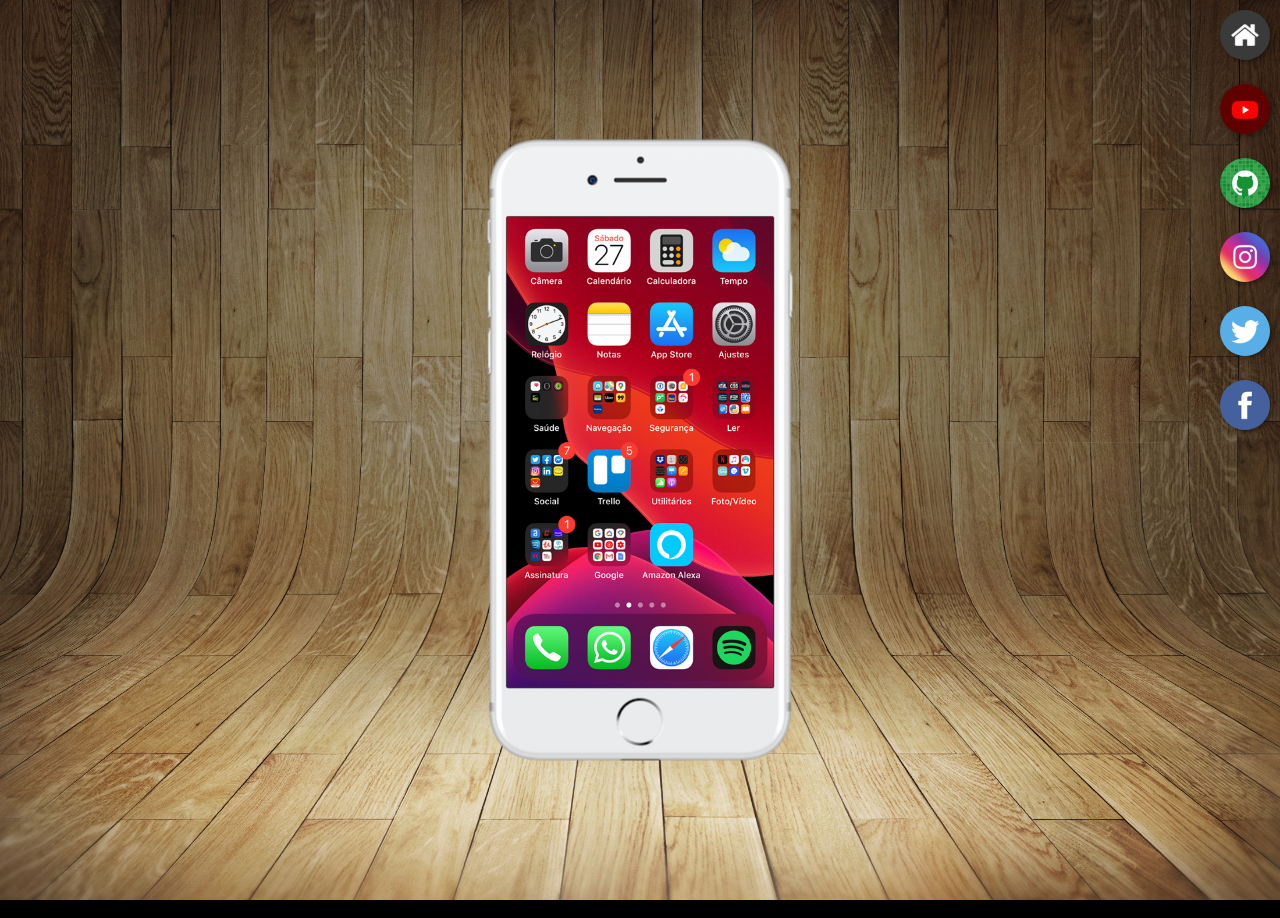
<file: index.html>
<!DOCTYPE html>
<html lang="pt-br">
<head>
    <meta charset="UTF-8">
    <meta http-equiv="X-UA-Compatible" content="IE=edge">
    <meta name="viewport" content="width=device-width, initial-scale=1.0">
    <link rel="stylesheet" href="estilos/style.css">
    <title>Projeto Redes Sociais</title>
</head>
<body>
    <main>
        <section id="telefone">
            <iframe src="home.html"  name="tela" id="tela" frameborder="0">
                seu navegador não é compativel com isso
            </iframe>
        </section>
        <section id="redes-sociais">
            <a href="home.html" target="tela"> <img src="imagens/logo-home.jpg" alt="home"></a><br> 
            <a href="youtube.html" target="tela"> <img src="imagens/logo-youtube.jpg" alt="youtube"></a><br>
            <a href="github.html" target="tela"> <img src="imagens/logo-github.jpg" alt="Github"></a><br>
            <a href="instagram.html" target="tela"> <img src="imagens/logo-instagram.jpg" alt="instagram"></a><br>
            <a href="twitter.html" target="tela"> <img src="imagens/logo-twitter.jpg" alt="twitter"></a><br>
            <a href="facebook.html" target="tela"> <img src="imagens/logo-facebook.jpg" alt="Facebook"></a>


        </section>
    </main>
</body>
</html><br>
</file>
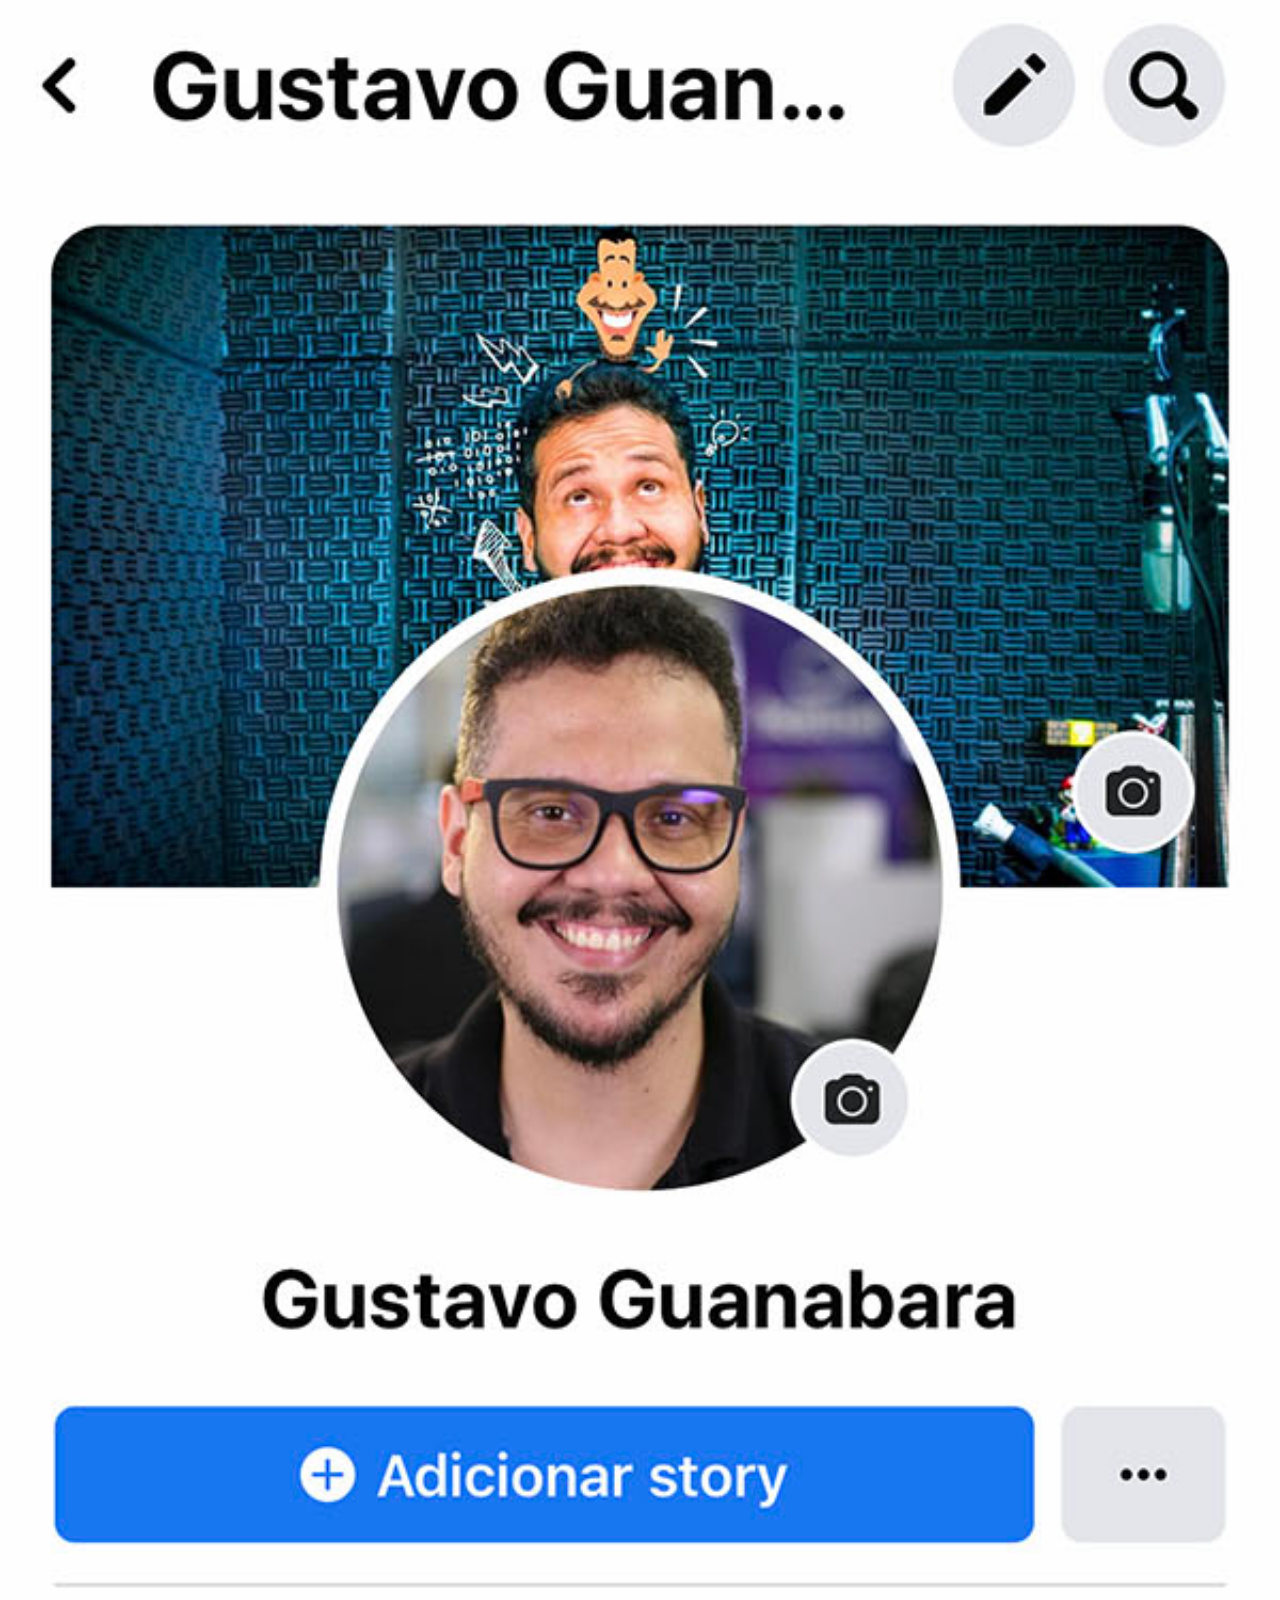
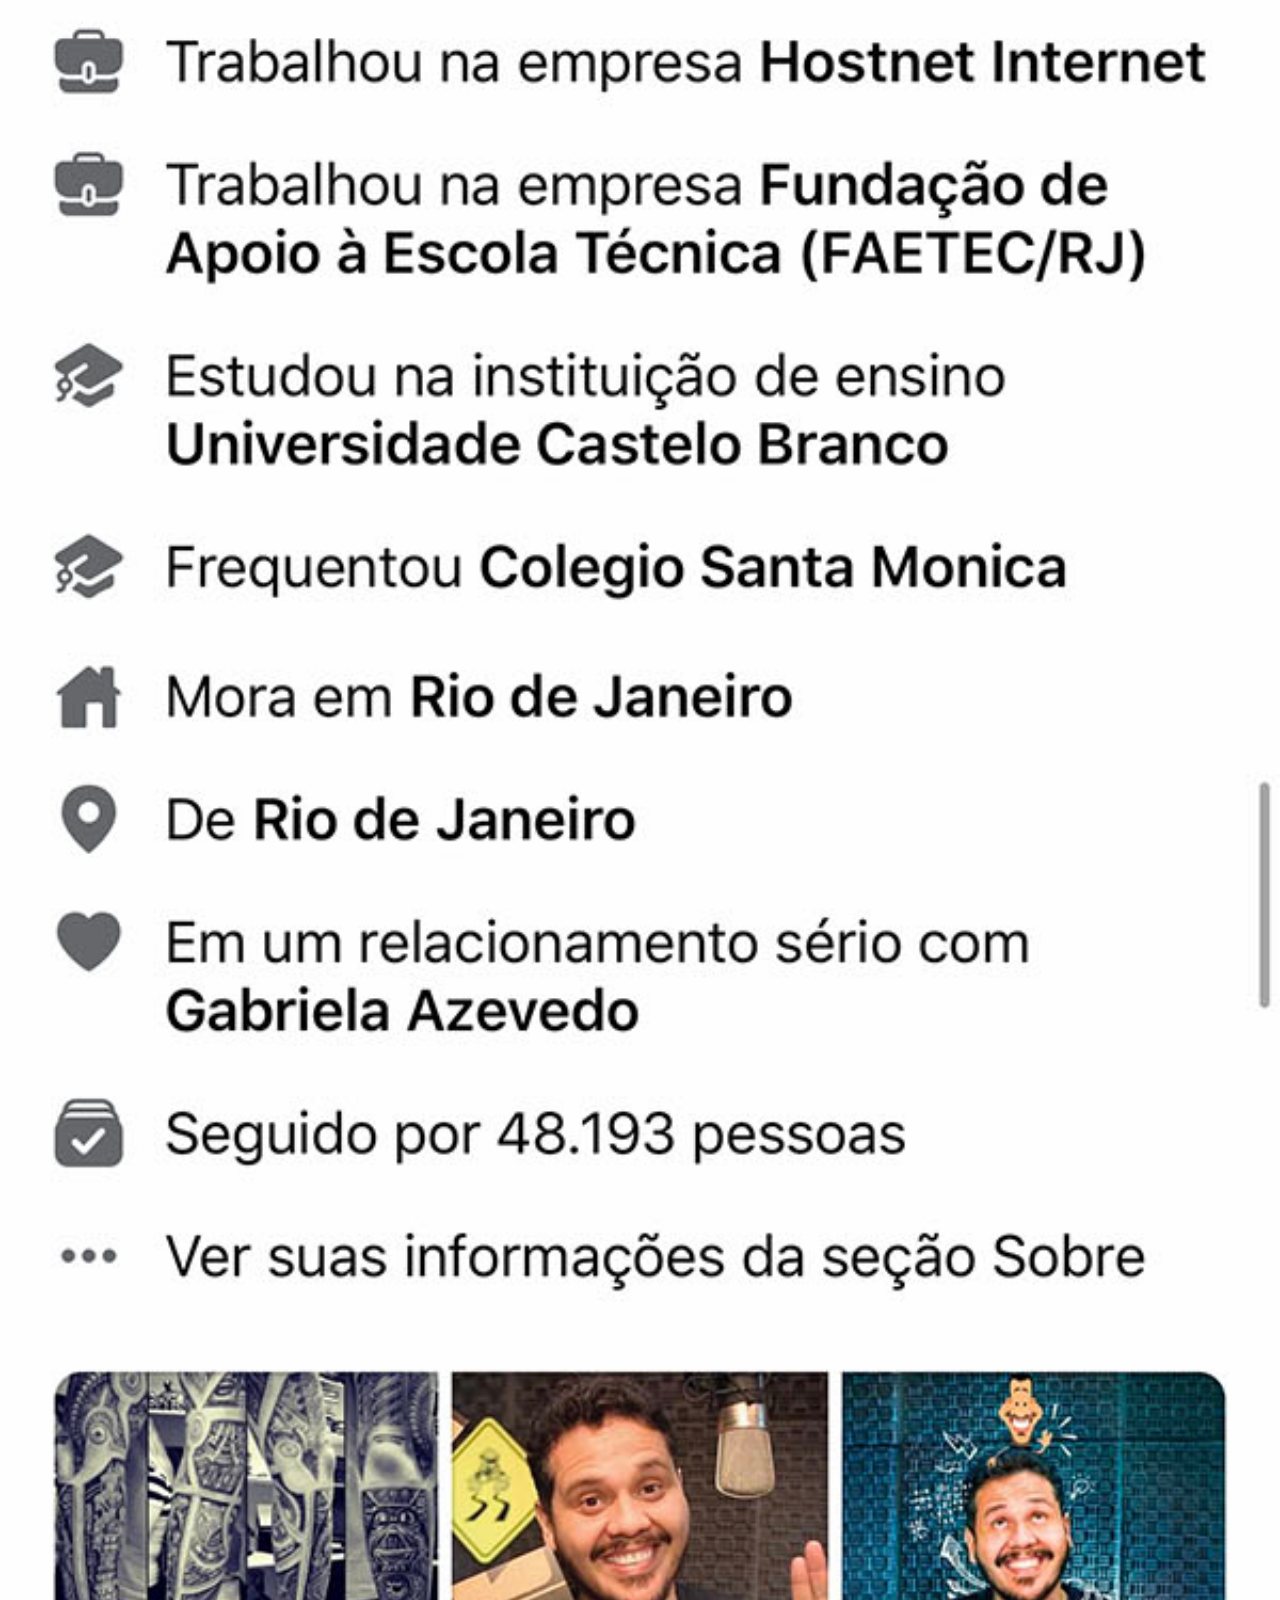
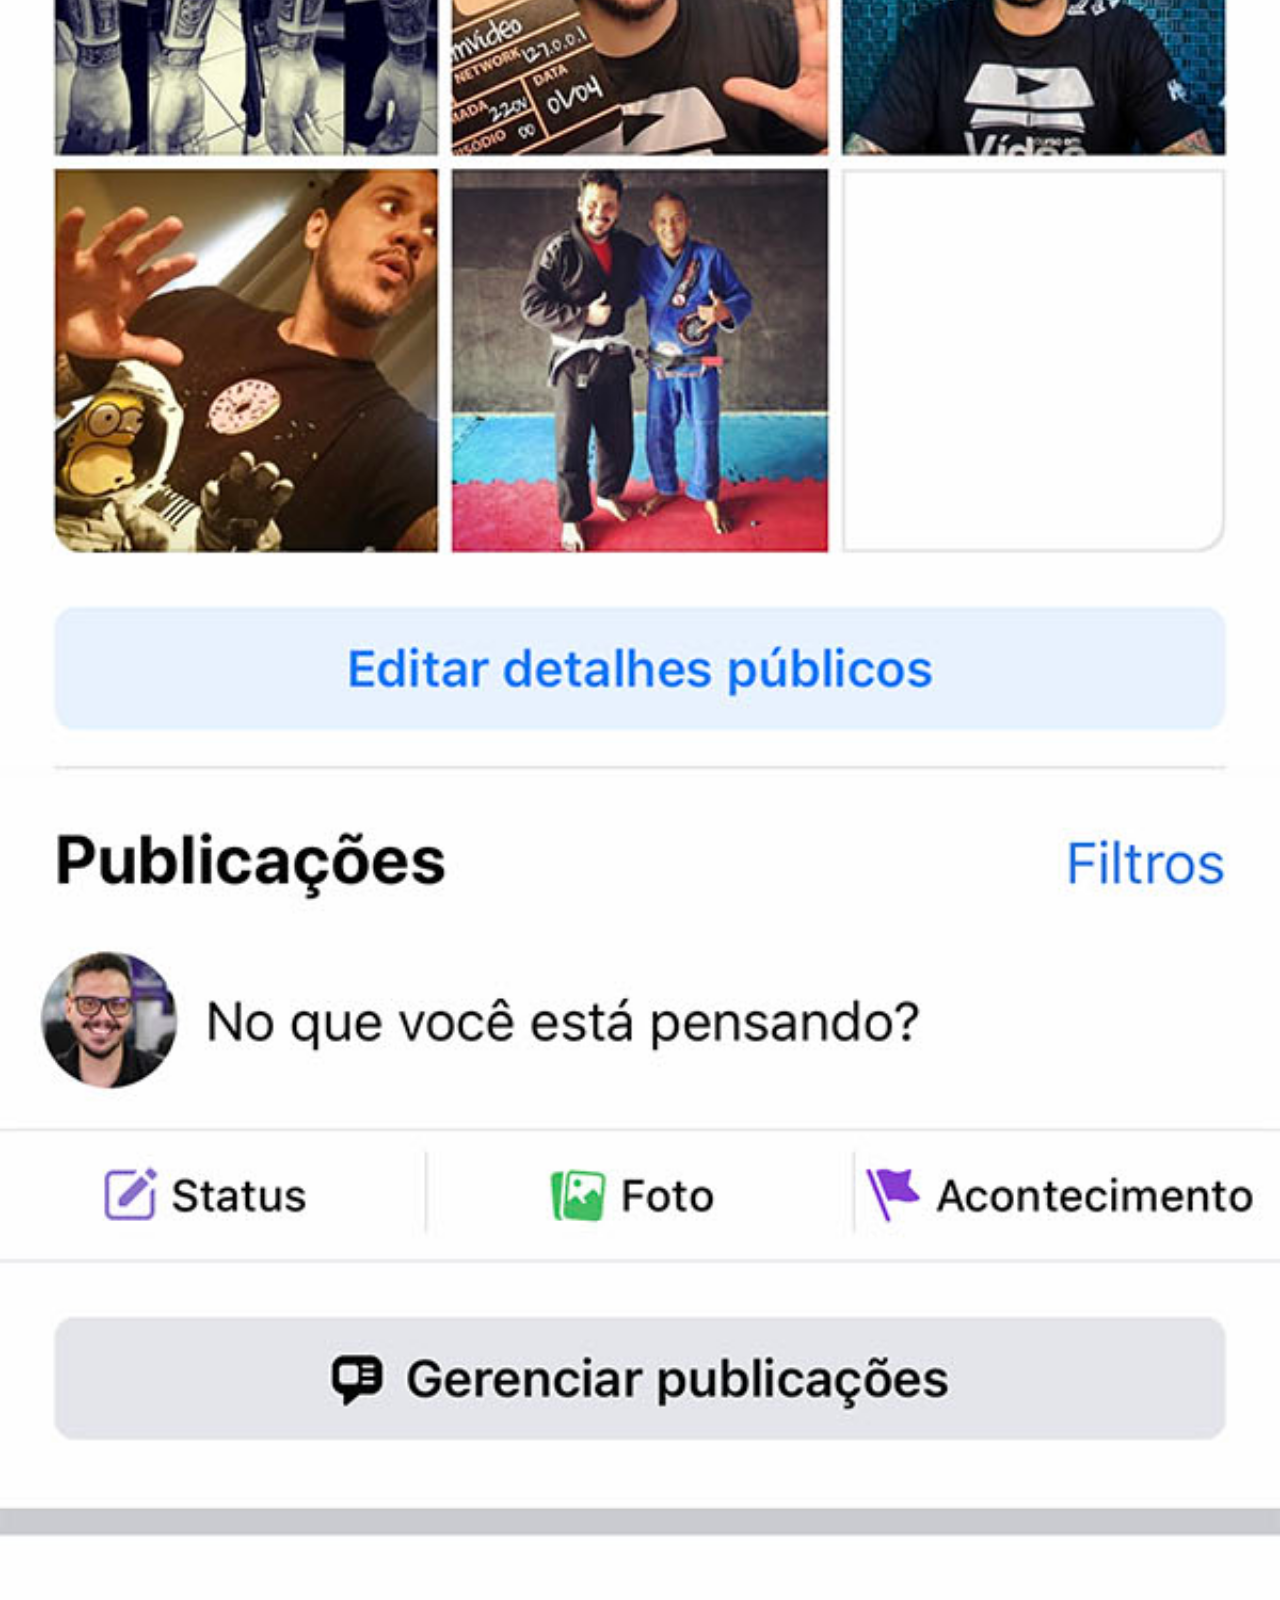
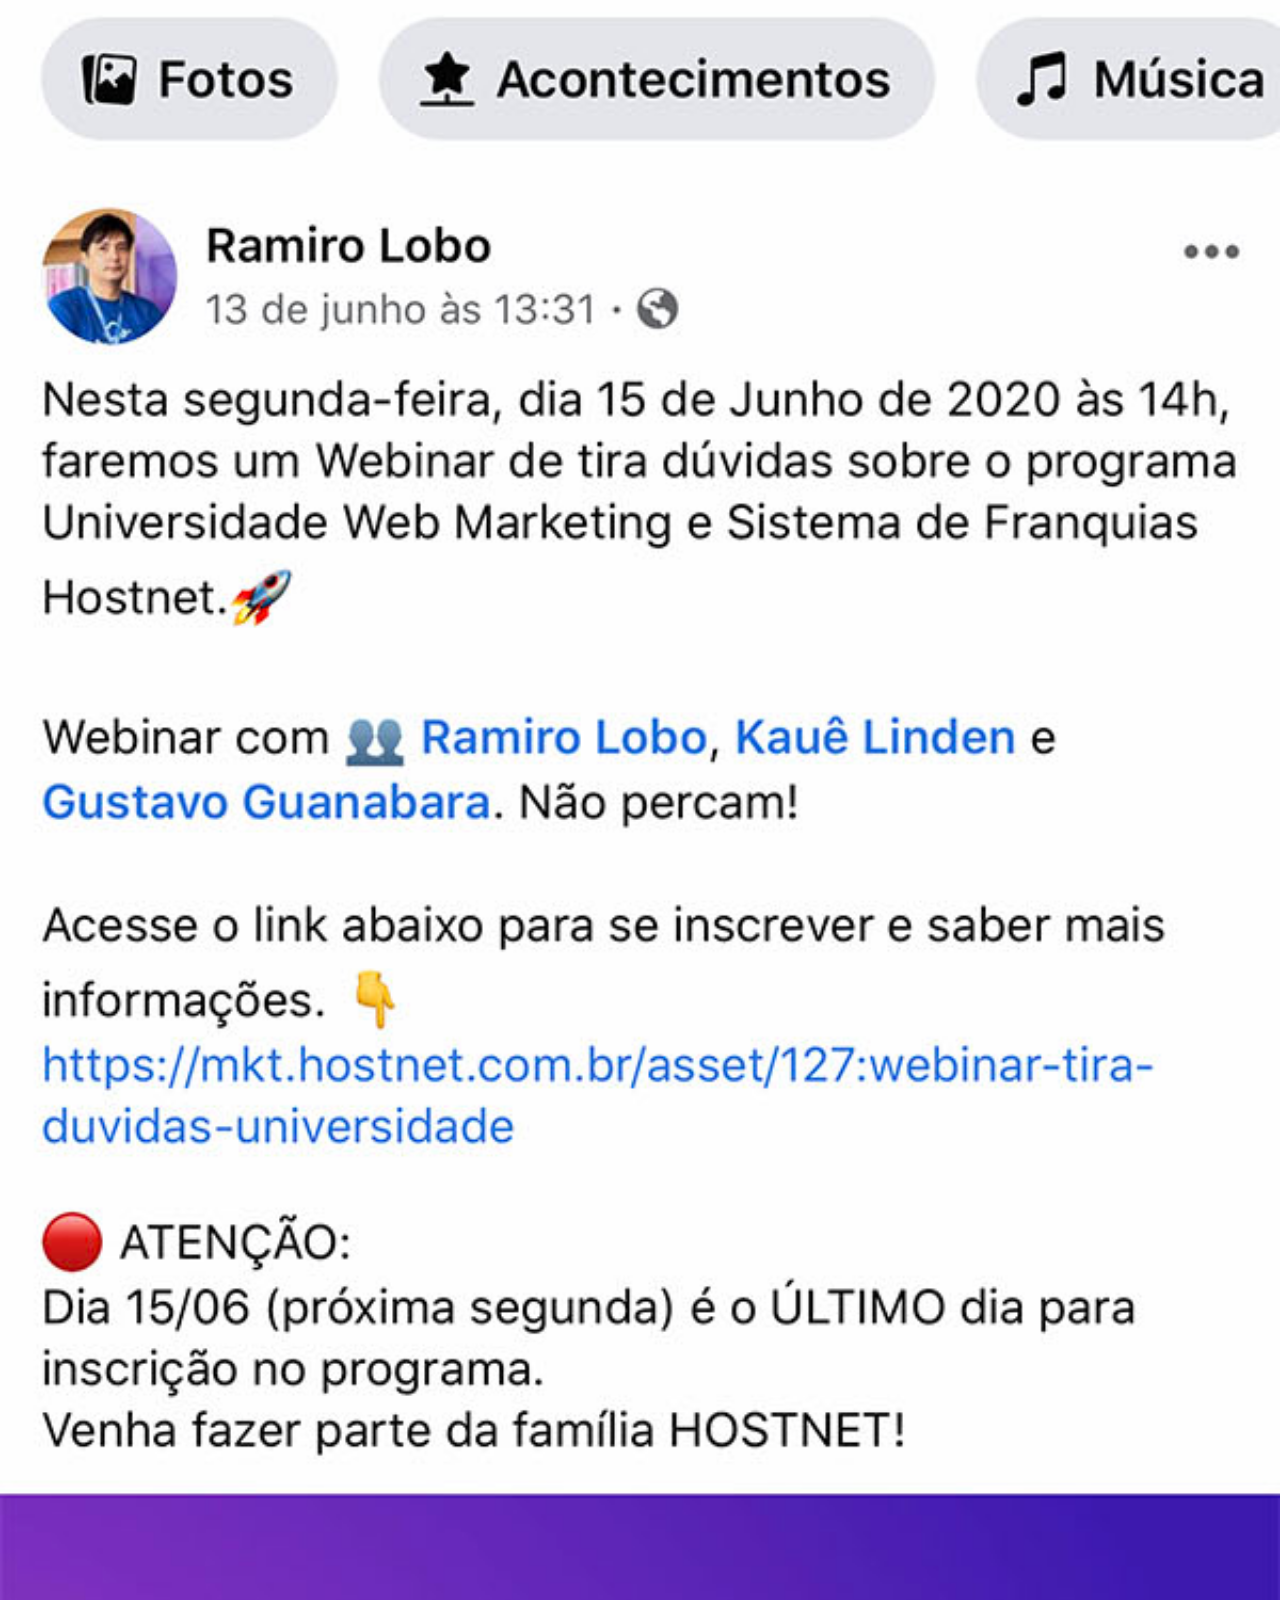
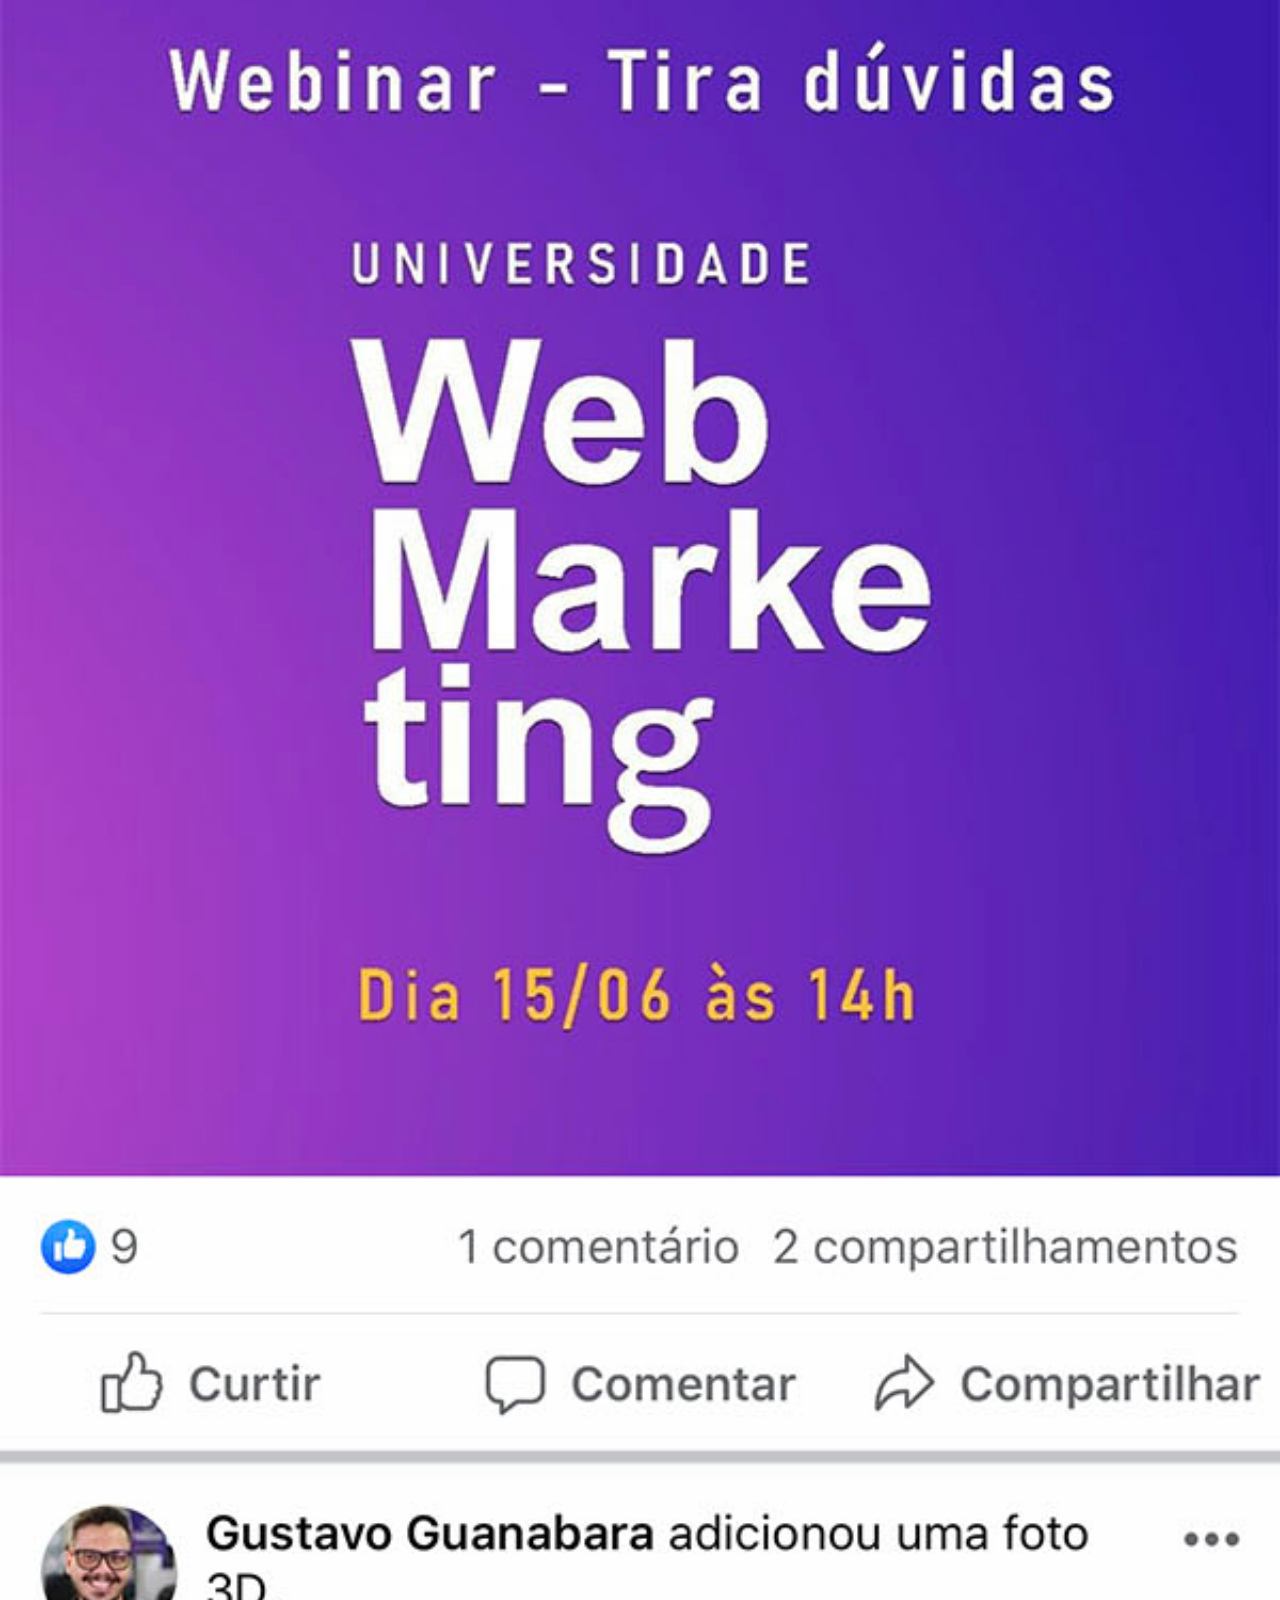
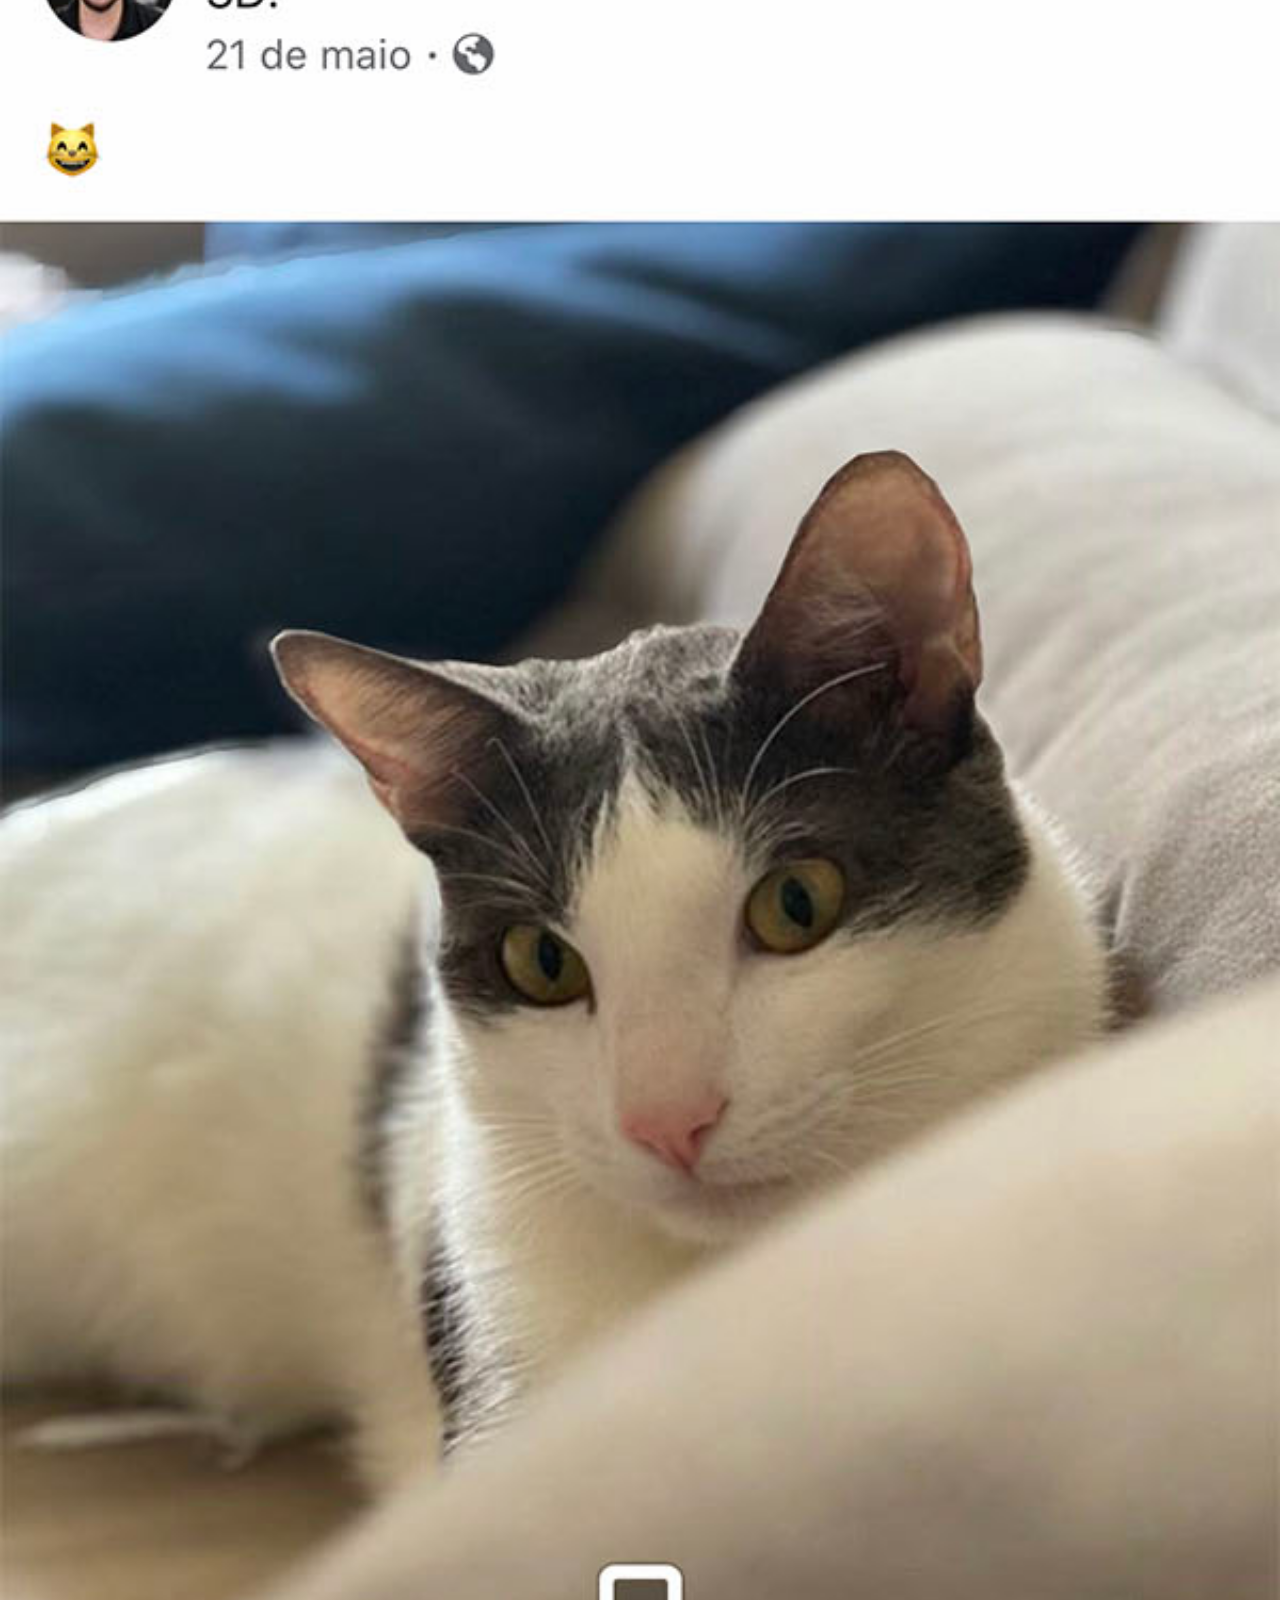
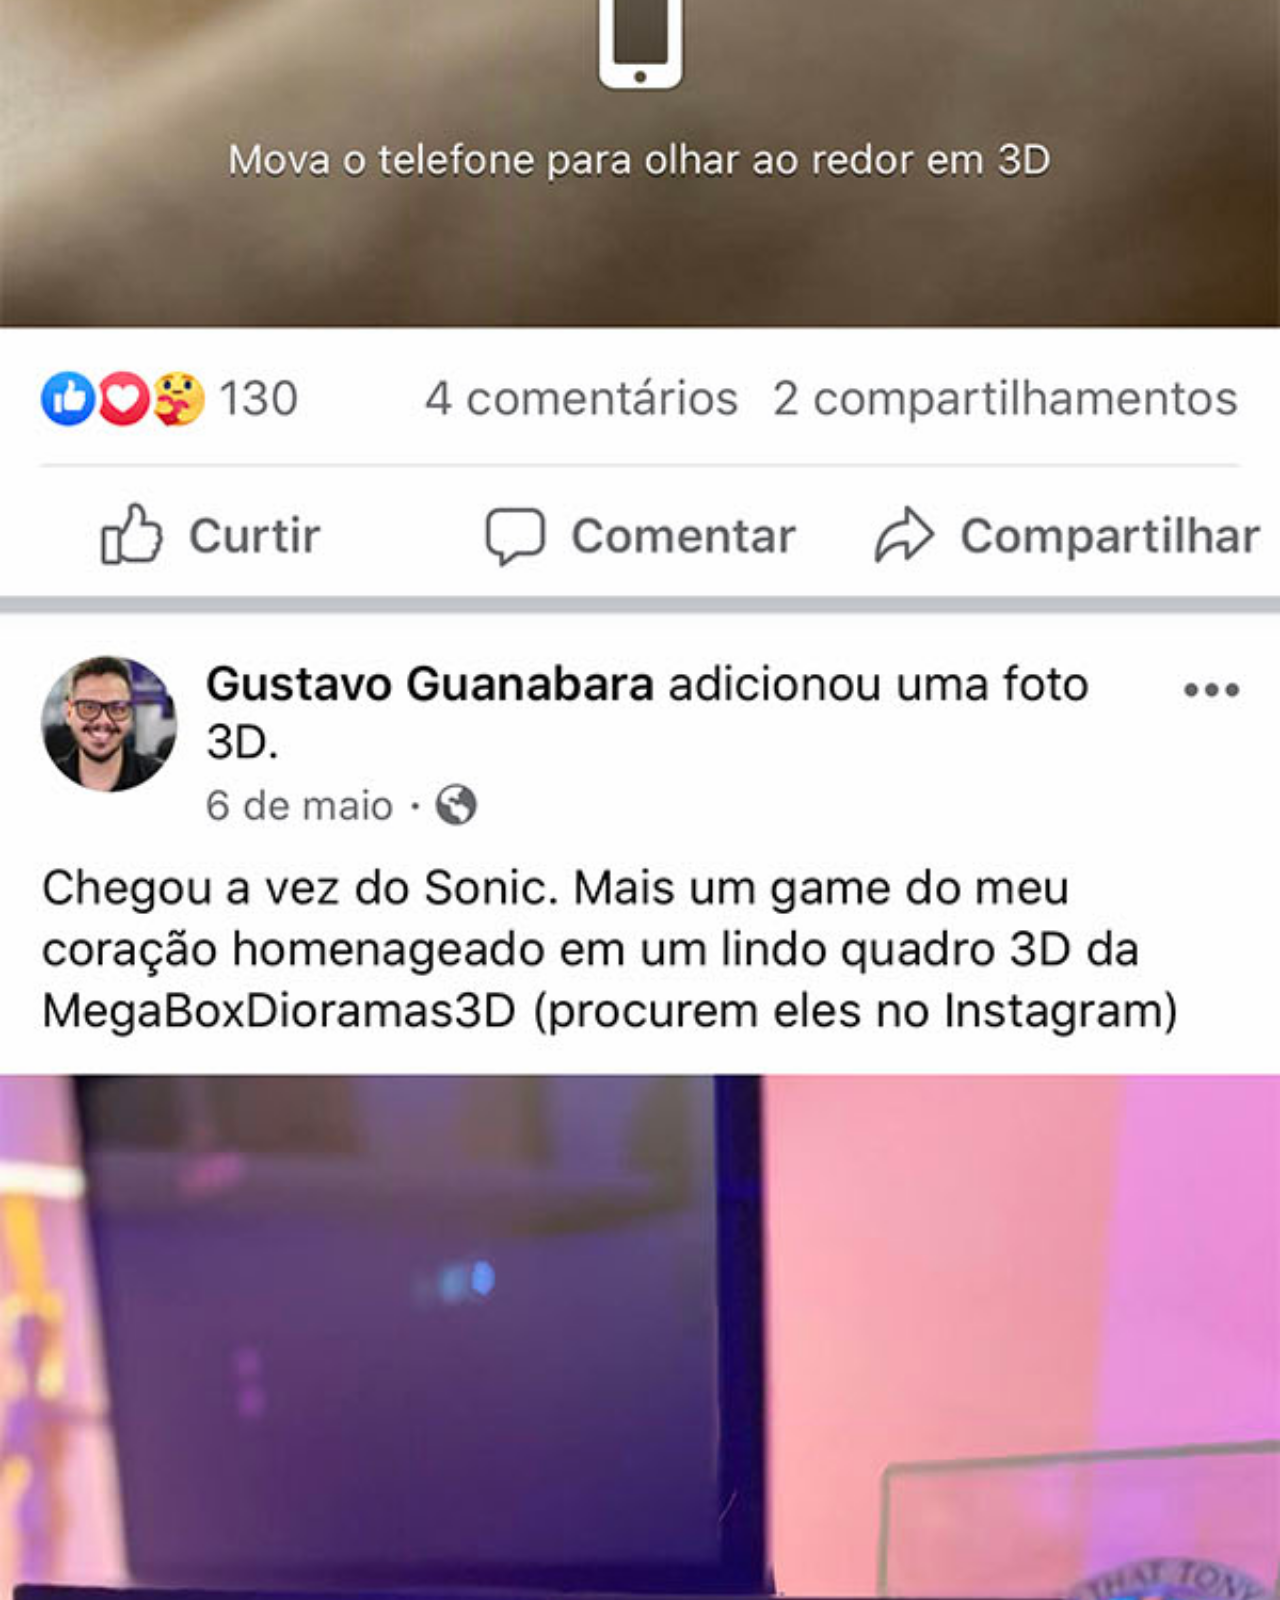
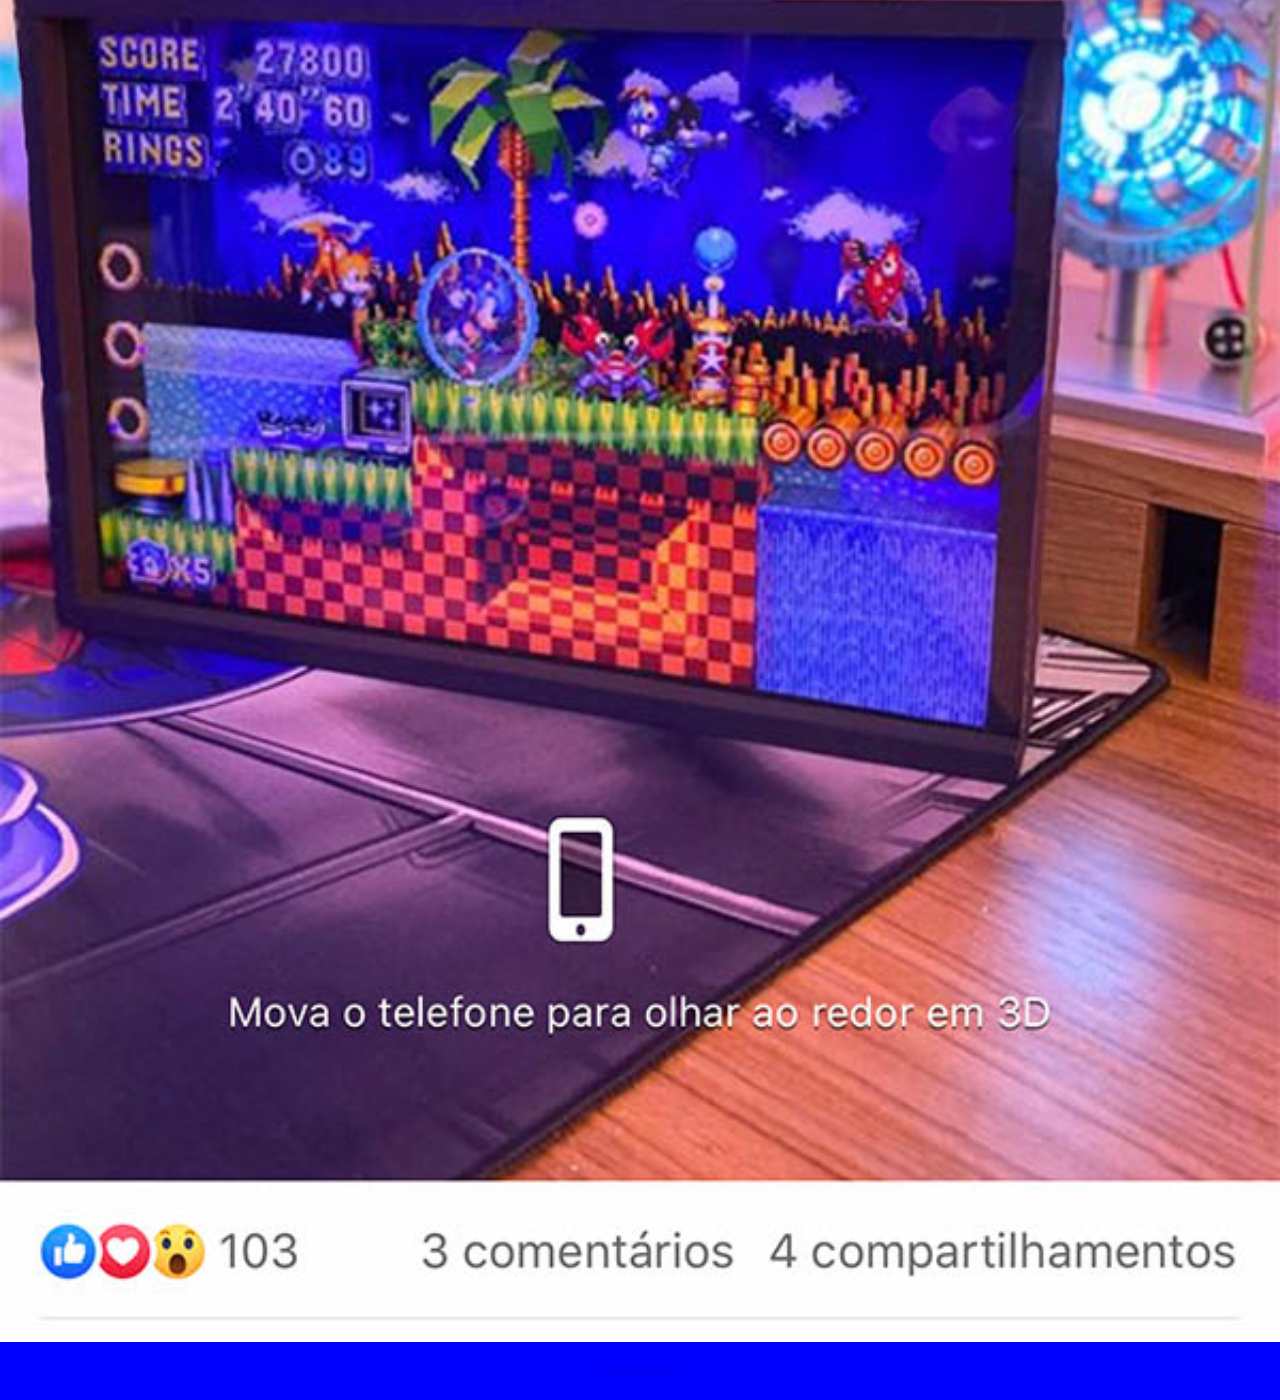
<file: facebook.html>
<!DOCTYPE html>
<html lang="pt-br">
<head>
    <meta charset="UTF-8">
    <meta http-equiv="X-UA-Compatible" content="IE=edge">
    <meta name="viewport" content="width=device-width, initial-scale=1.0">
    <title>Facebook</title>
    <link rel="stylesheet" href="estilos/social.css">  
</head>
<body>
    <img src="imagens/tela-facebook.jpg" alt="">
    <a href="https://www.facebook.com/gustavoguanabara" target="_blank">ACESSE</a>
</body>
</html>
</file>
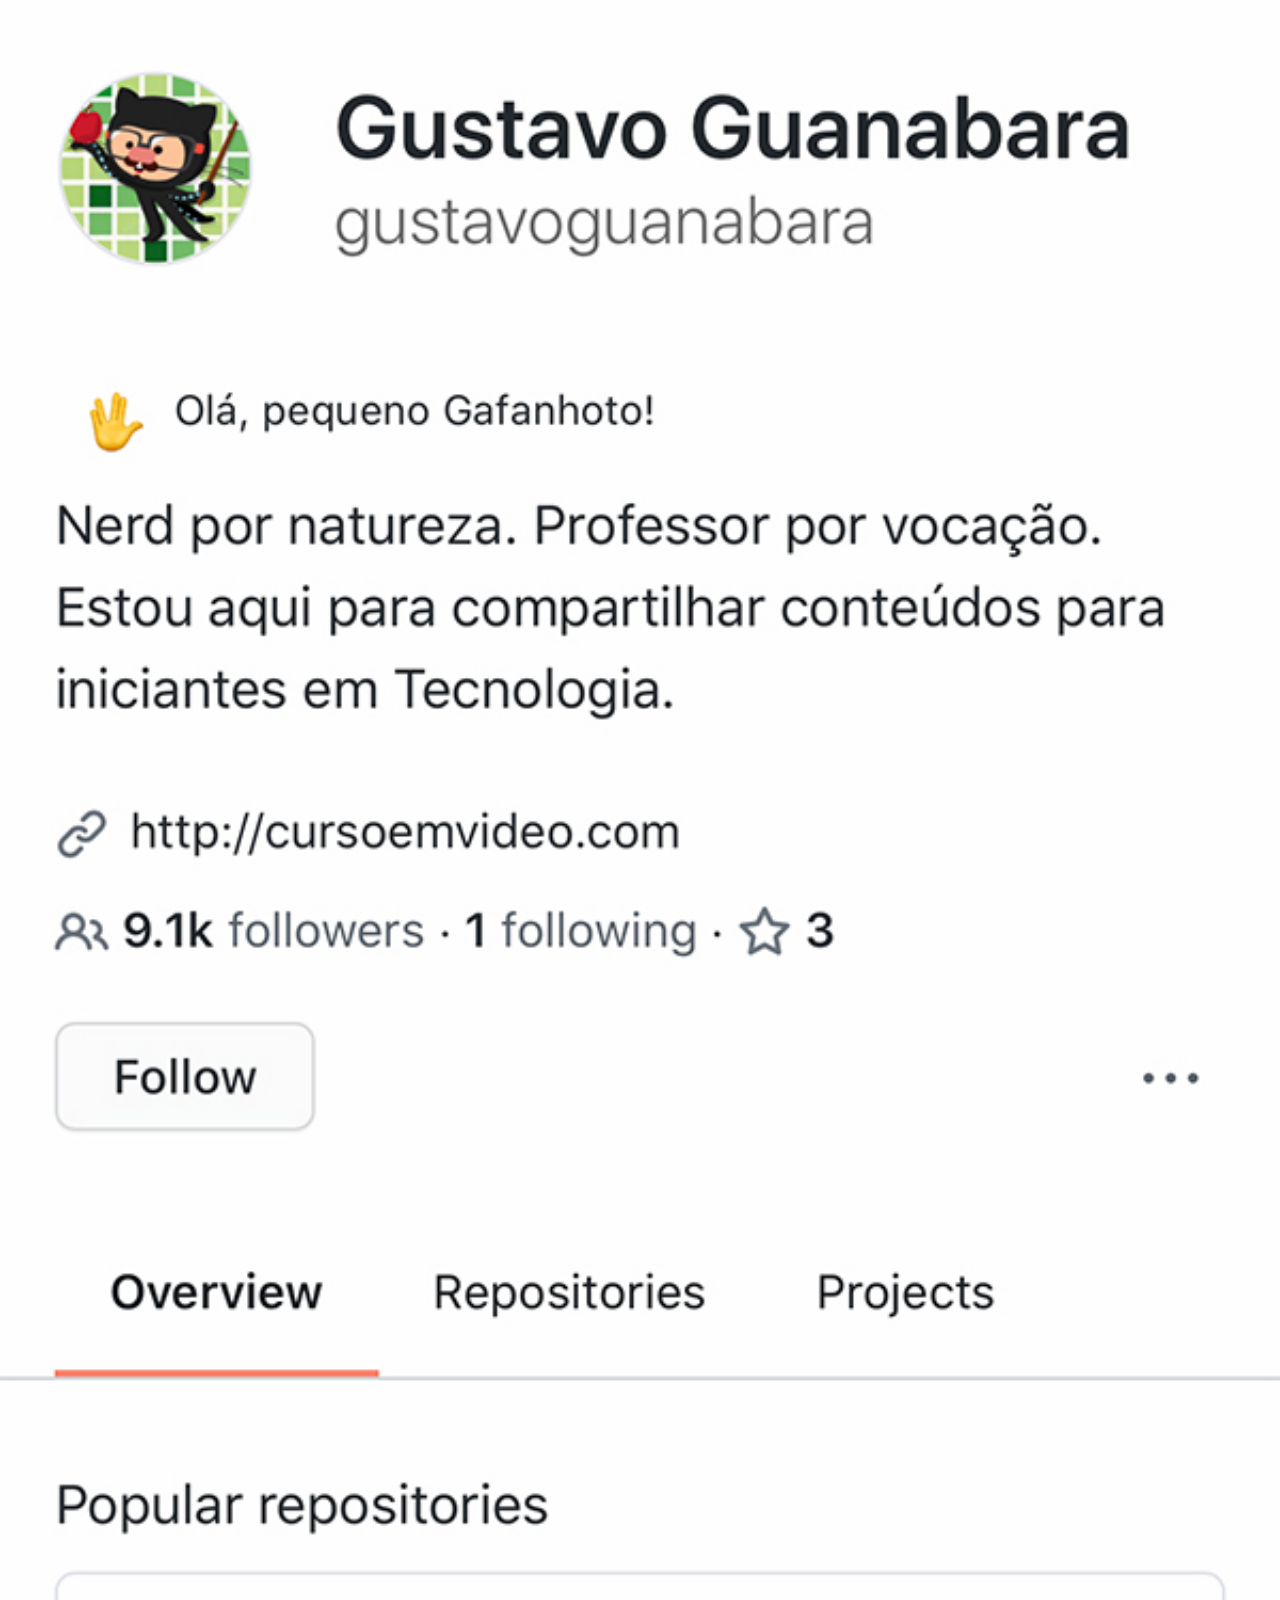
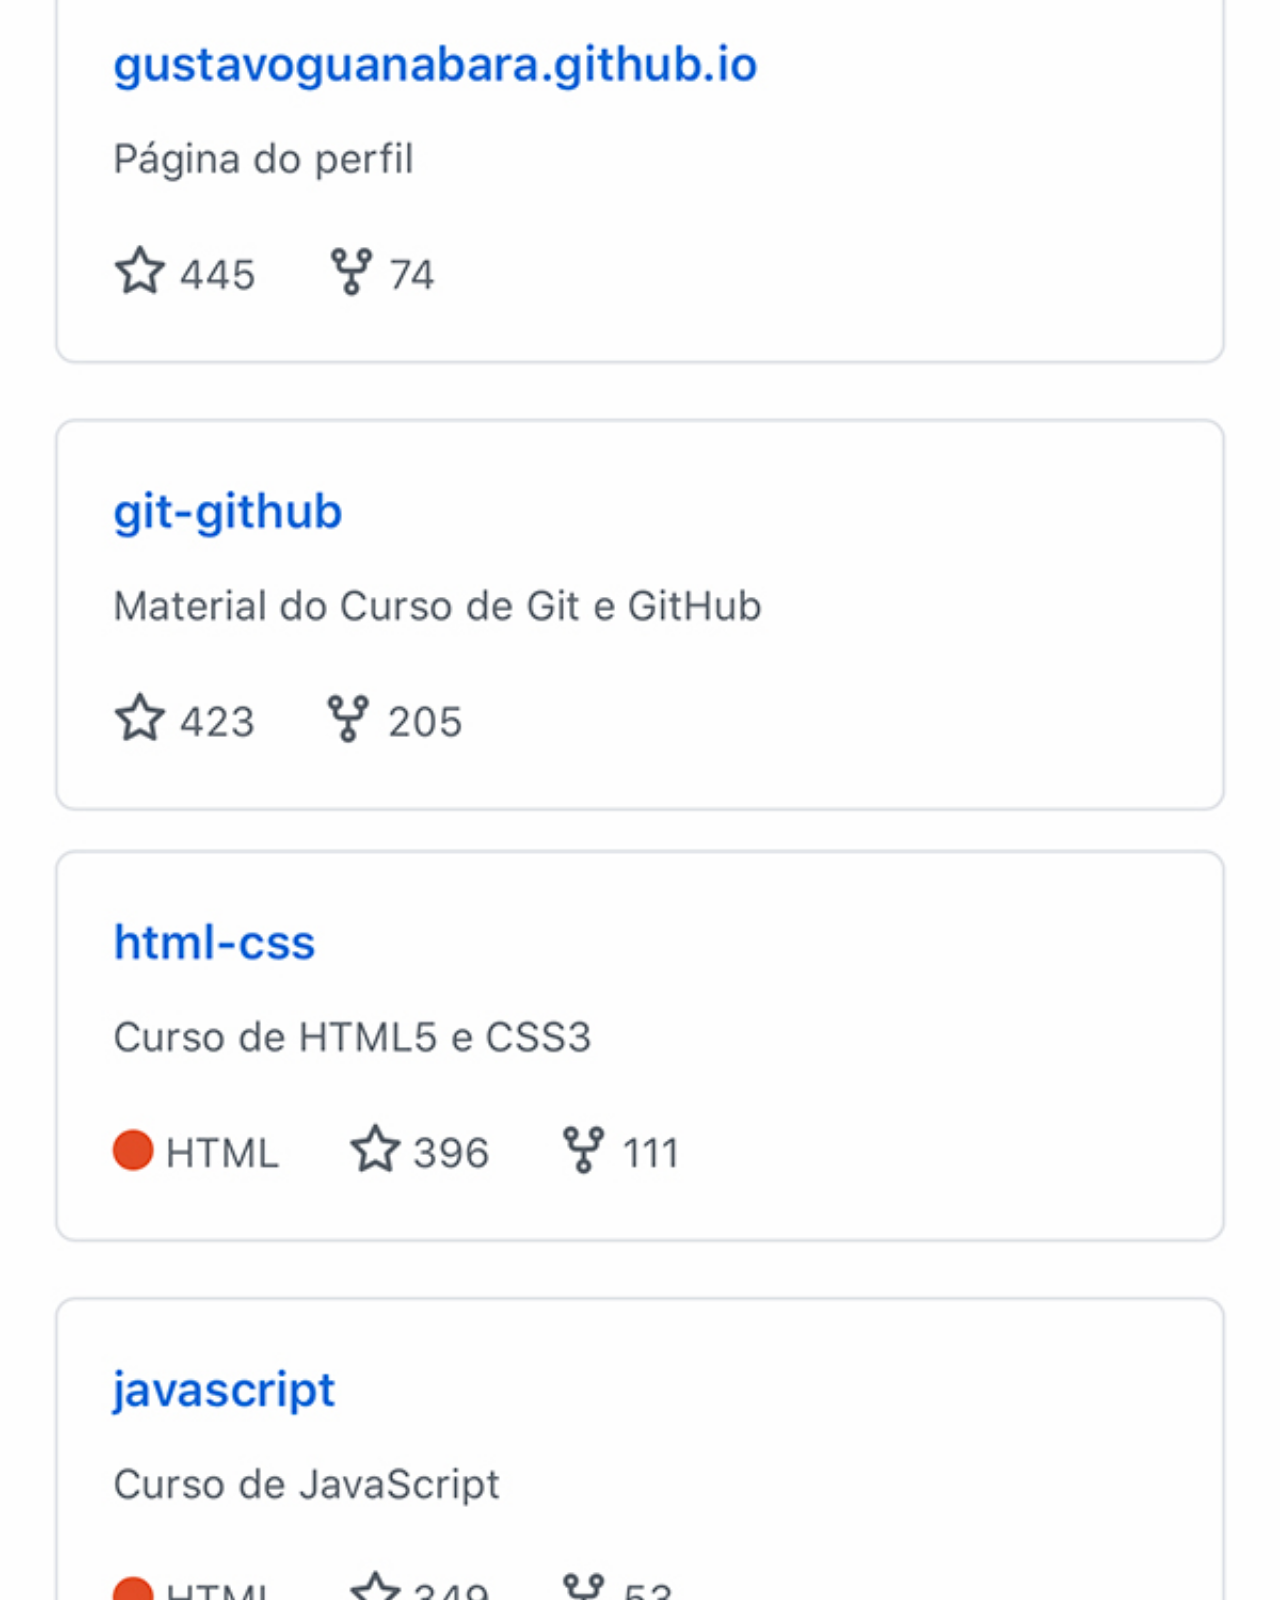
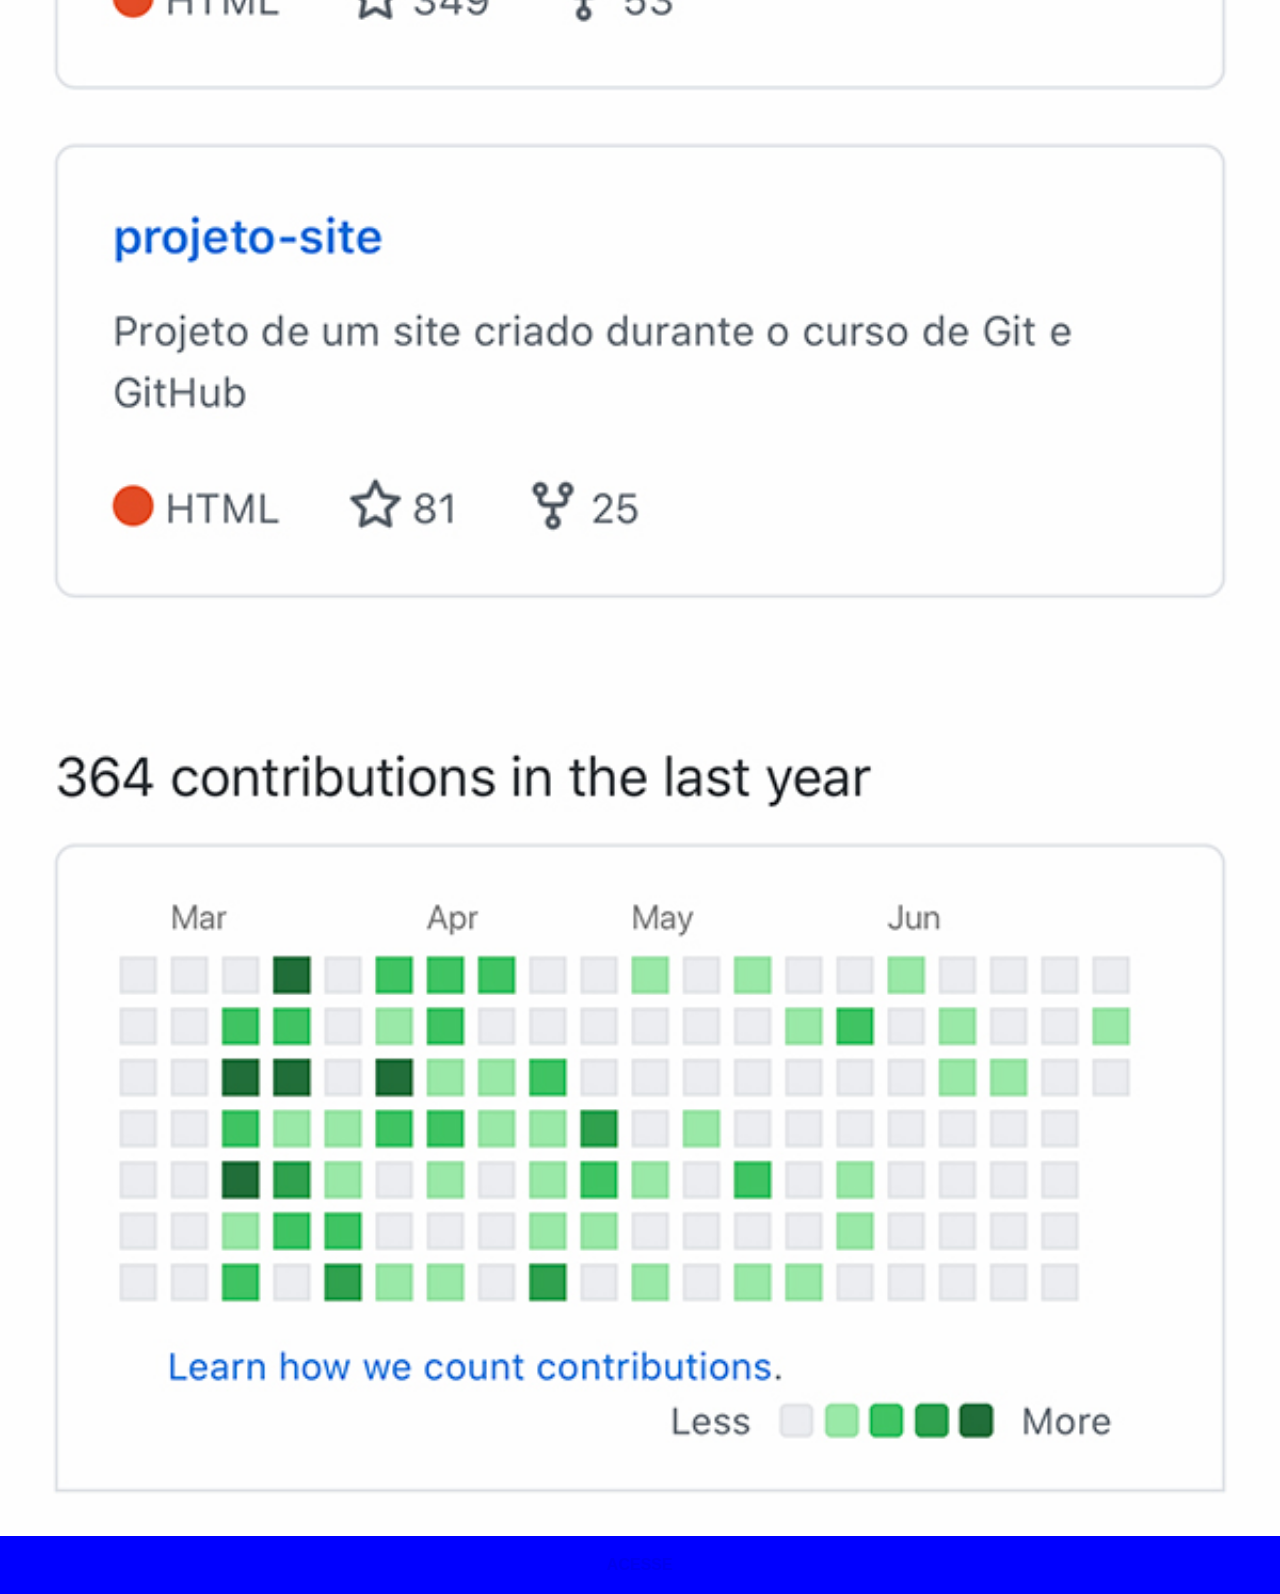
<file: github.html>
<!DOCTYPE html>
<html lang="pt-br">
<head>
    <meta charset="UTF-8">
    <meta http-equiv="X-UA-Compatible" content="IE=edge">
    <meta name="viewport" content="width=device-width, initial-scale=1.0">
    <title>Github</title>
    <link rel="stylesheet" href="estilos/social.css">
</head>
<body>
    <img src="imagens/tela-github.jpg" alt="">
    <a href="https://github.com/gustavoguanabara" target="_blank">ACESSE</a>
</body>
</html>
</file>
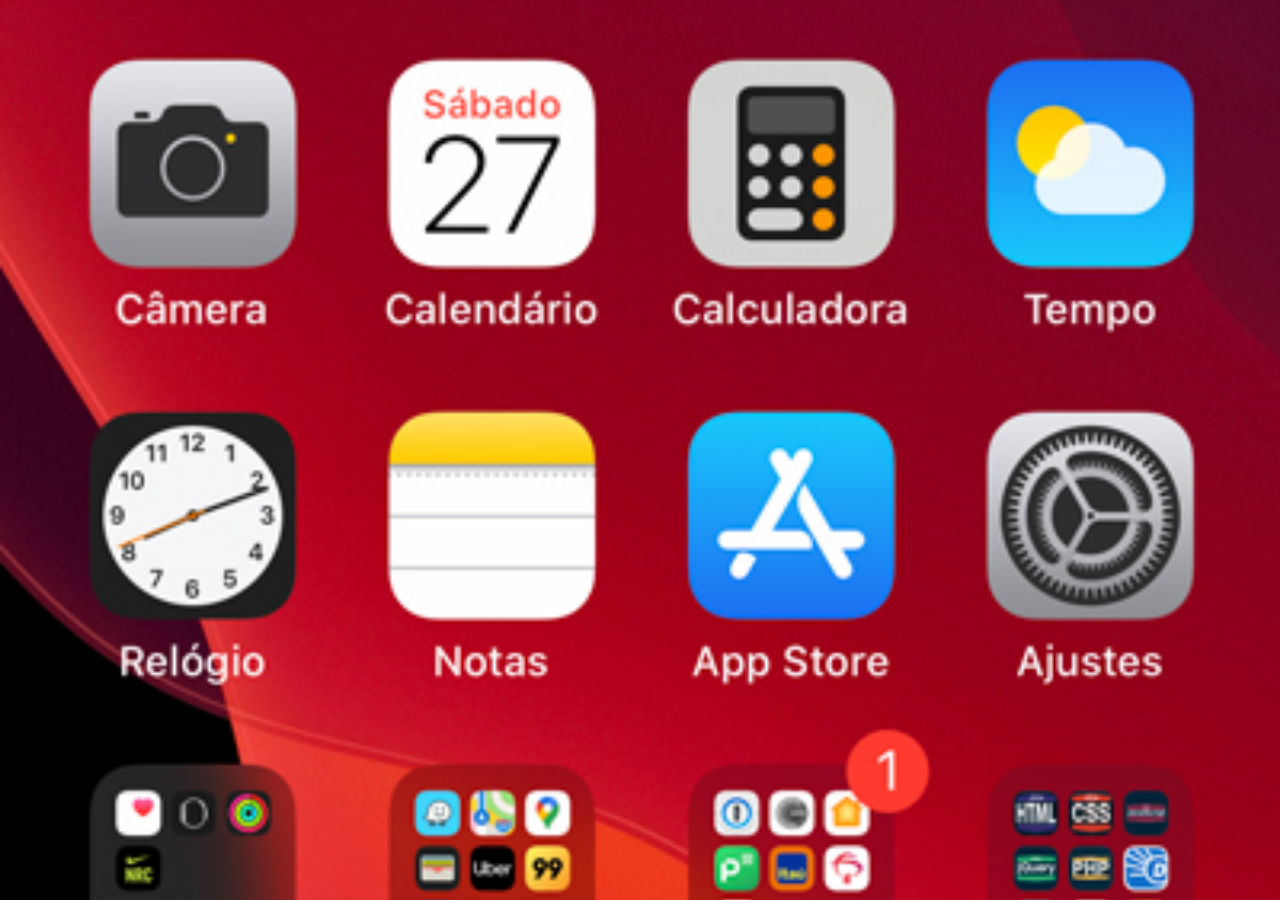
<file: home.html>
<!DOCTYPE html>
<html lang="pt-br">
<head>
    <meta charset="UTF-8">
    <meta http-equiv="X-UA-Compatible" content="IE=edge">
    <meta name="viewport" content="width=device-width, initial-scale=1.0">
    <title>Home</title>
</head>
<style>
    * {
        margin: 0px;
        padding: 0px;
    }
    body {
        width: 100vw;
        height: 100vh;
        background: black url('imagens/tela-home.jpg') no-repeat top center;
        background-size: cover;
        
    }
</style>
<body>
    
</body>
</html>
</file>
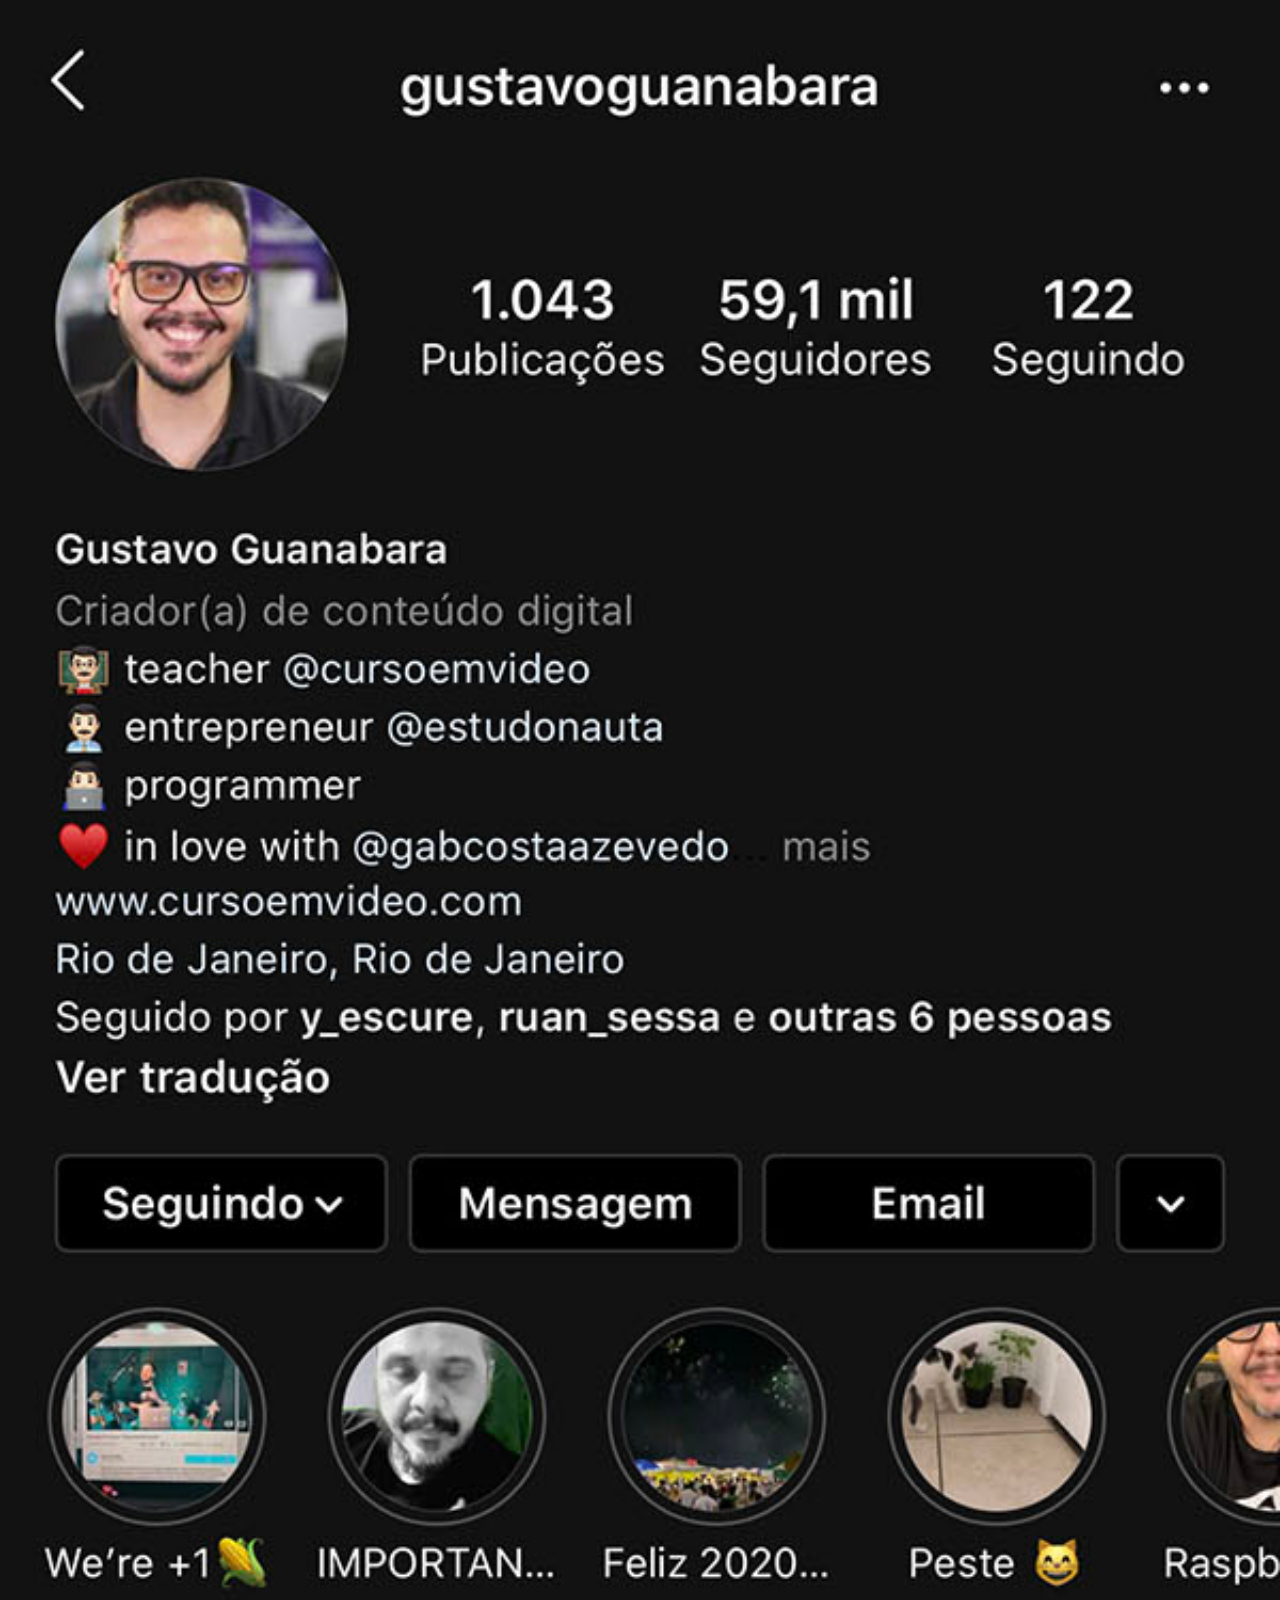
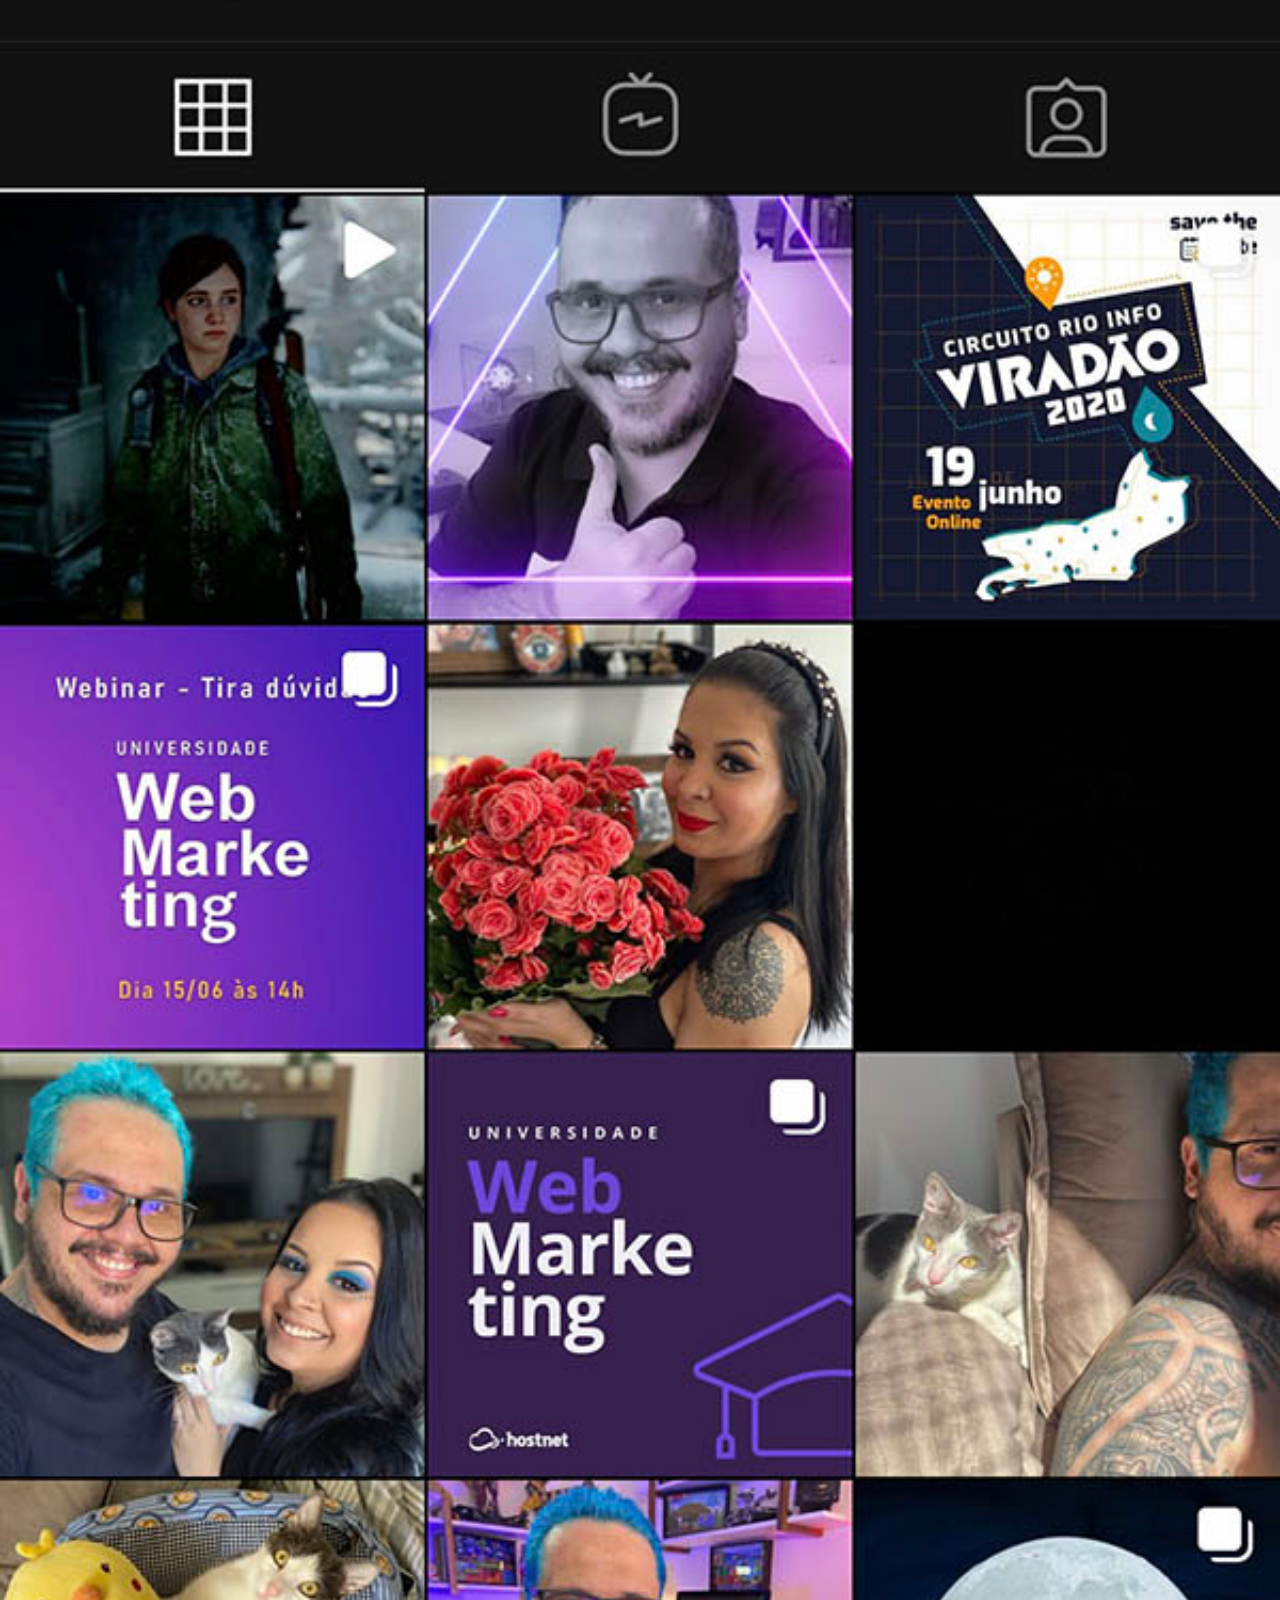
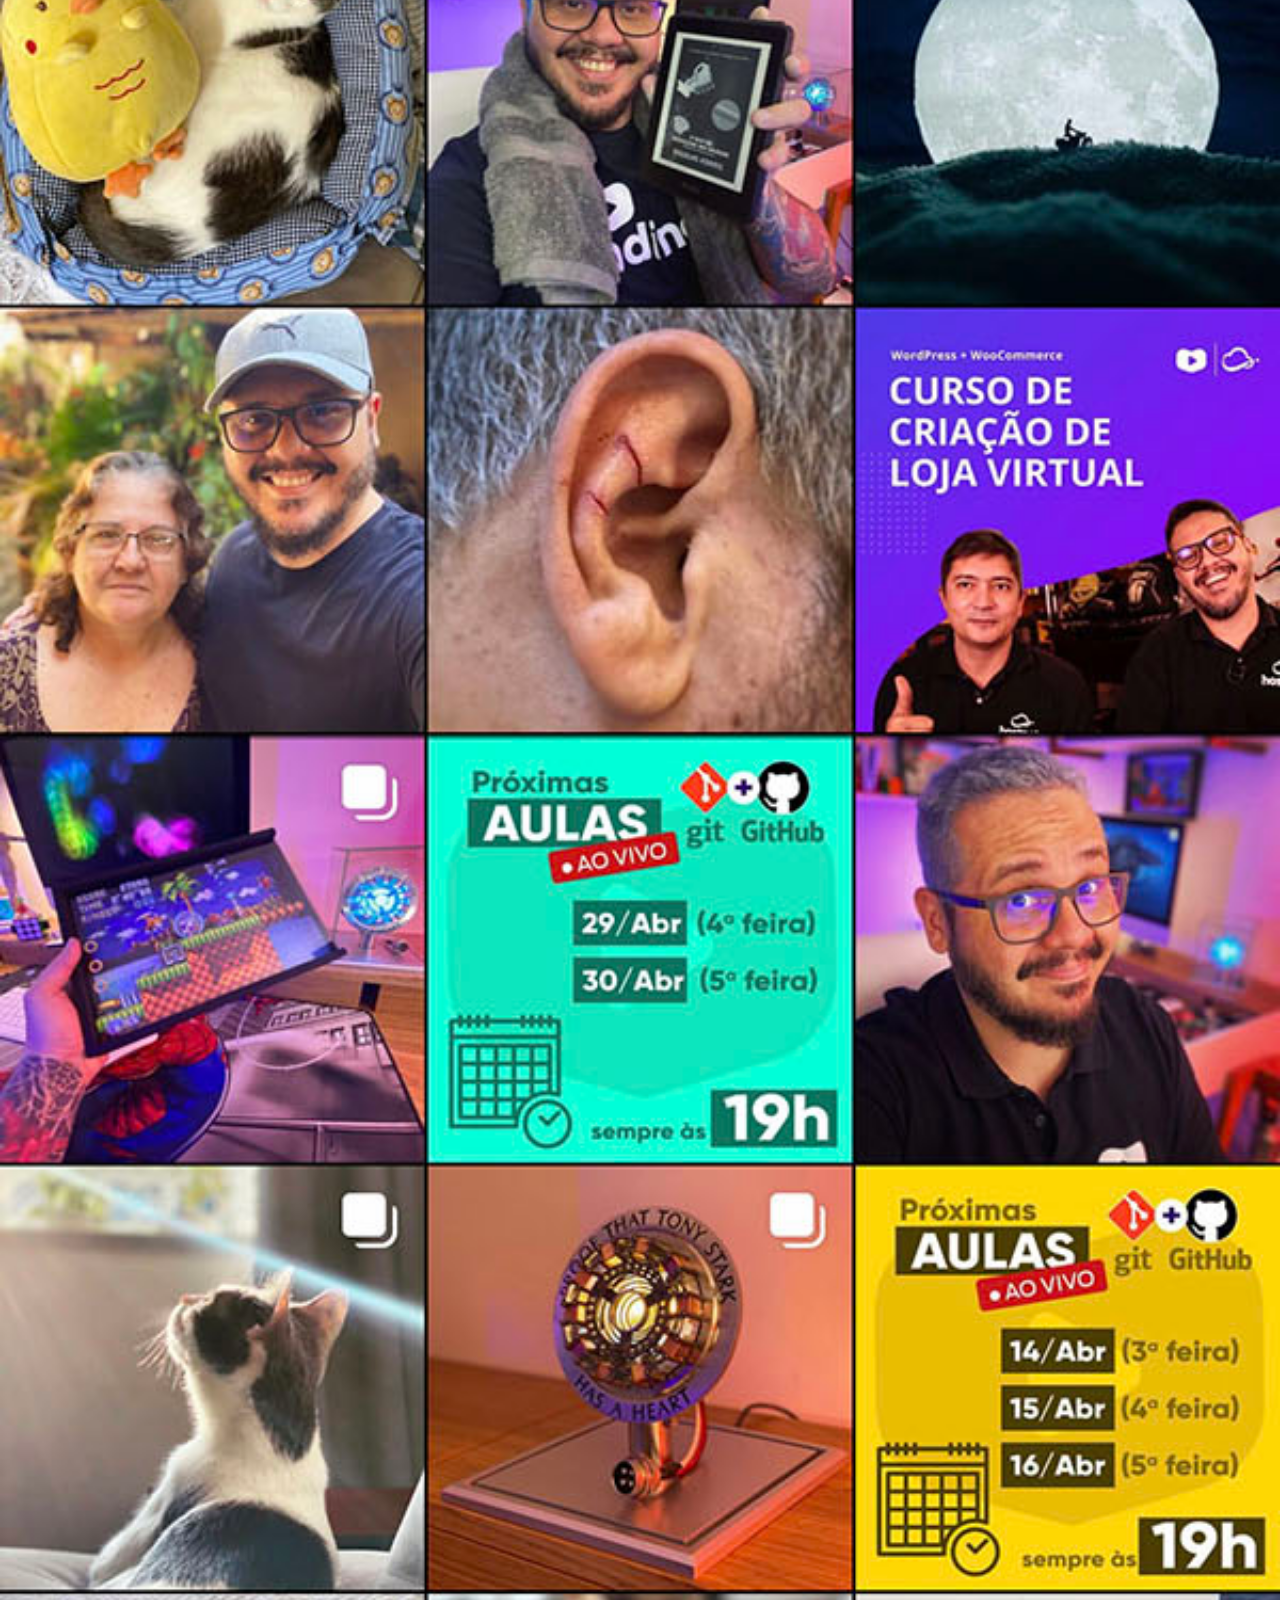
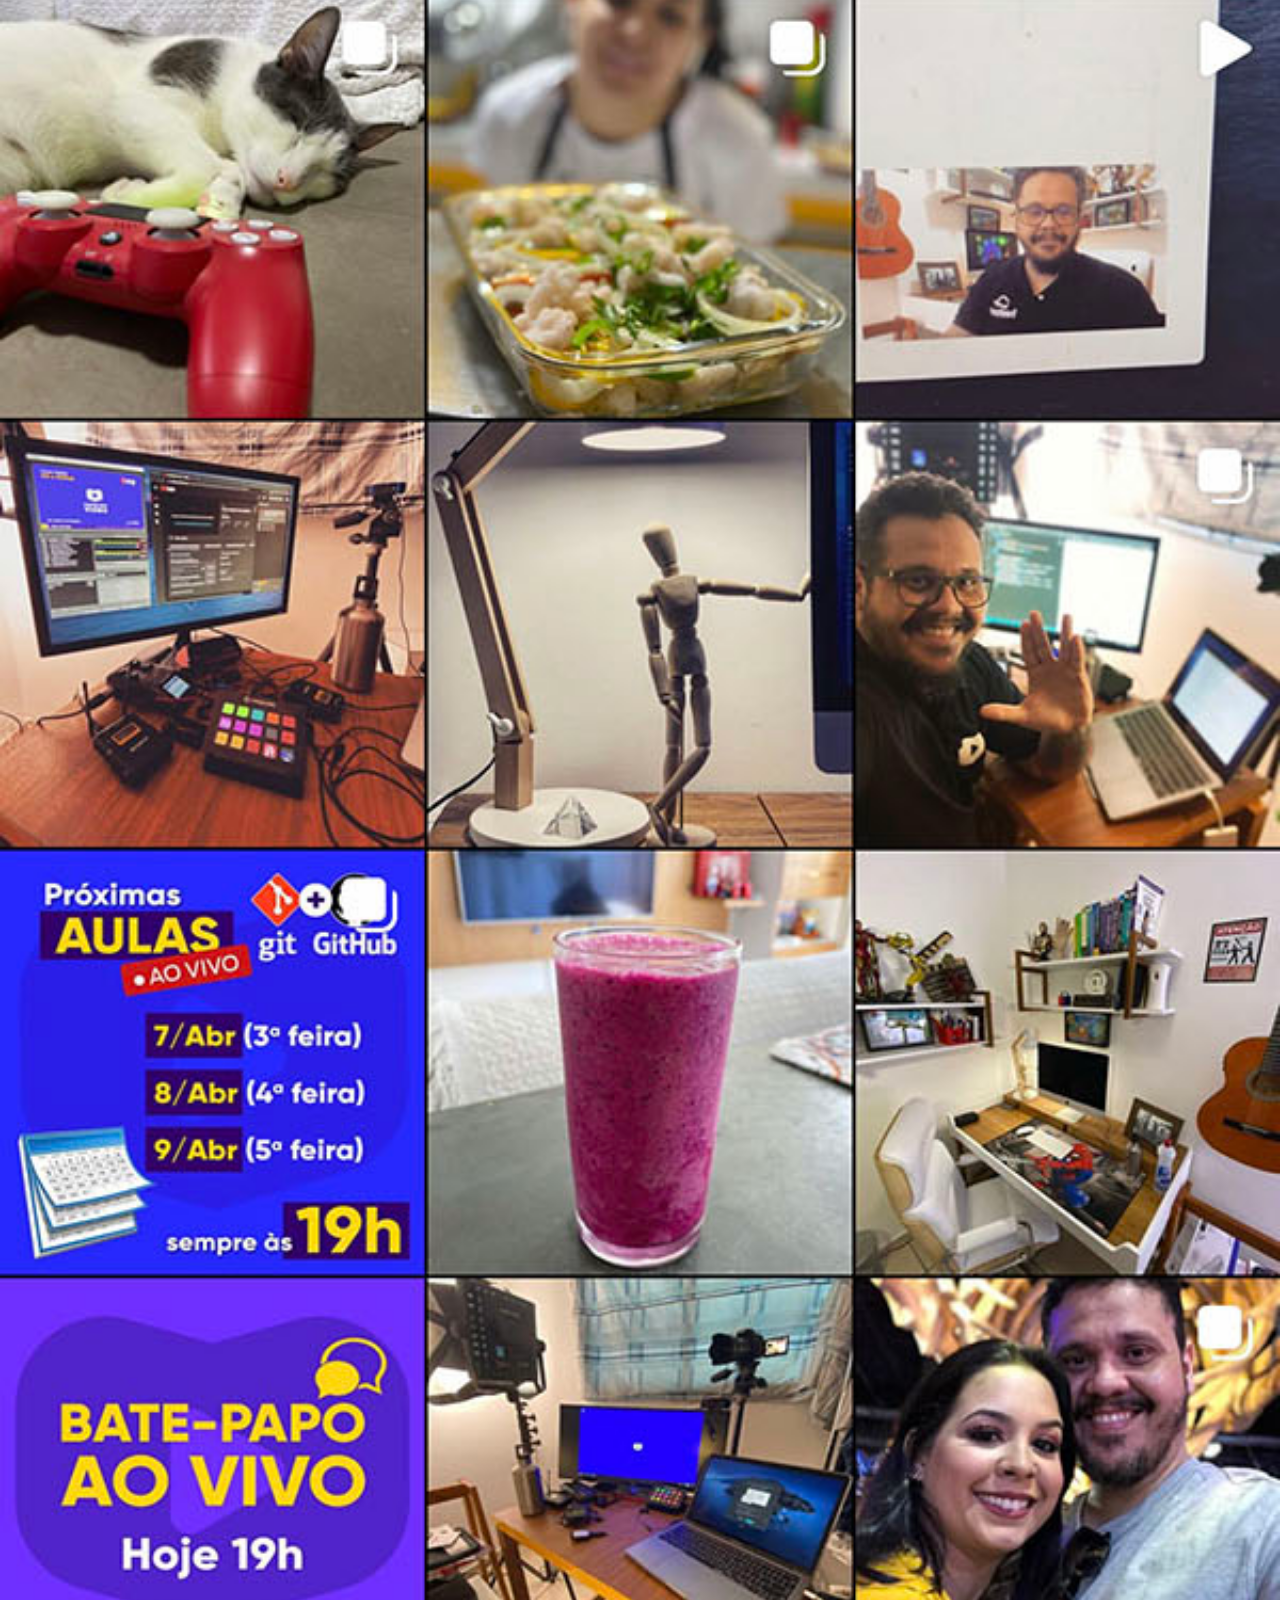
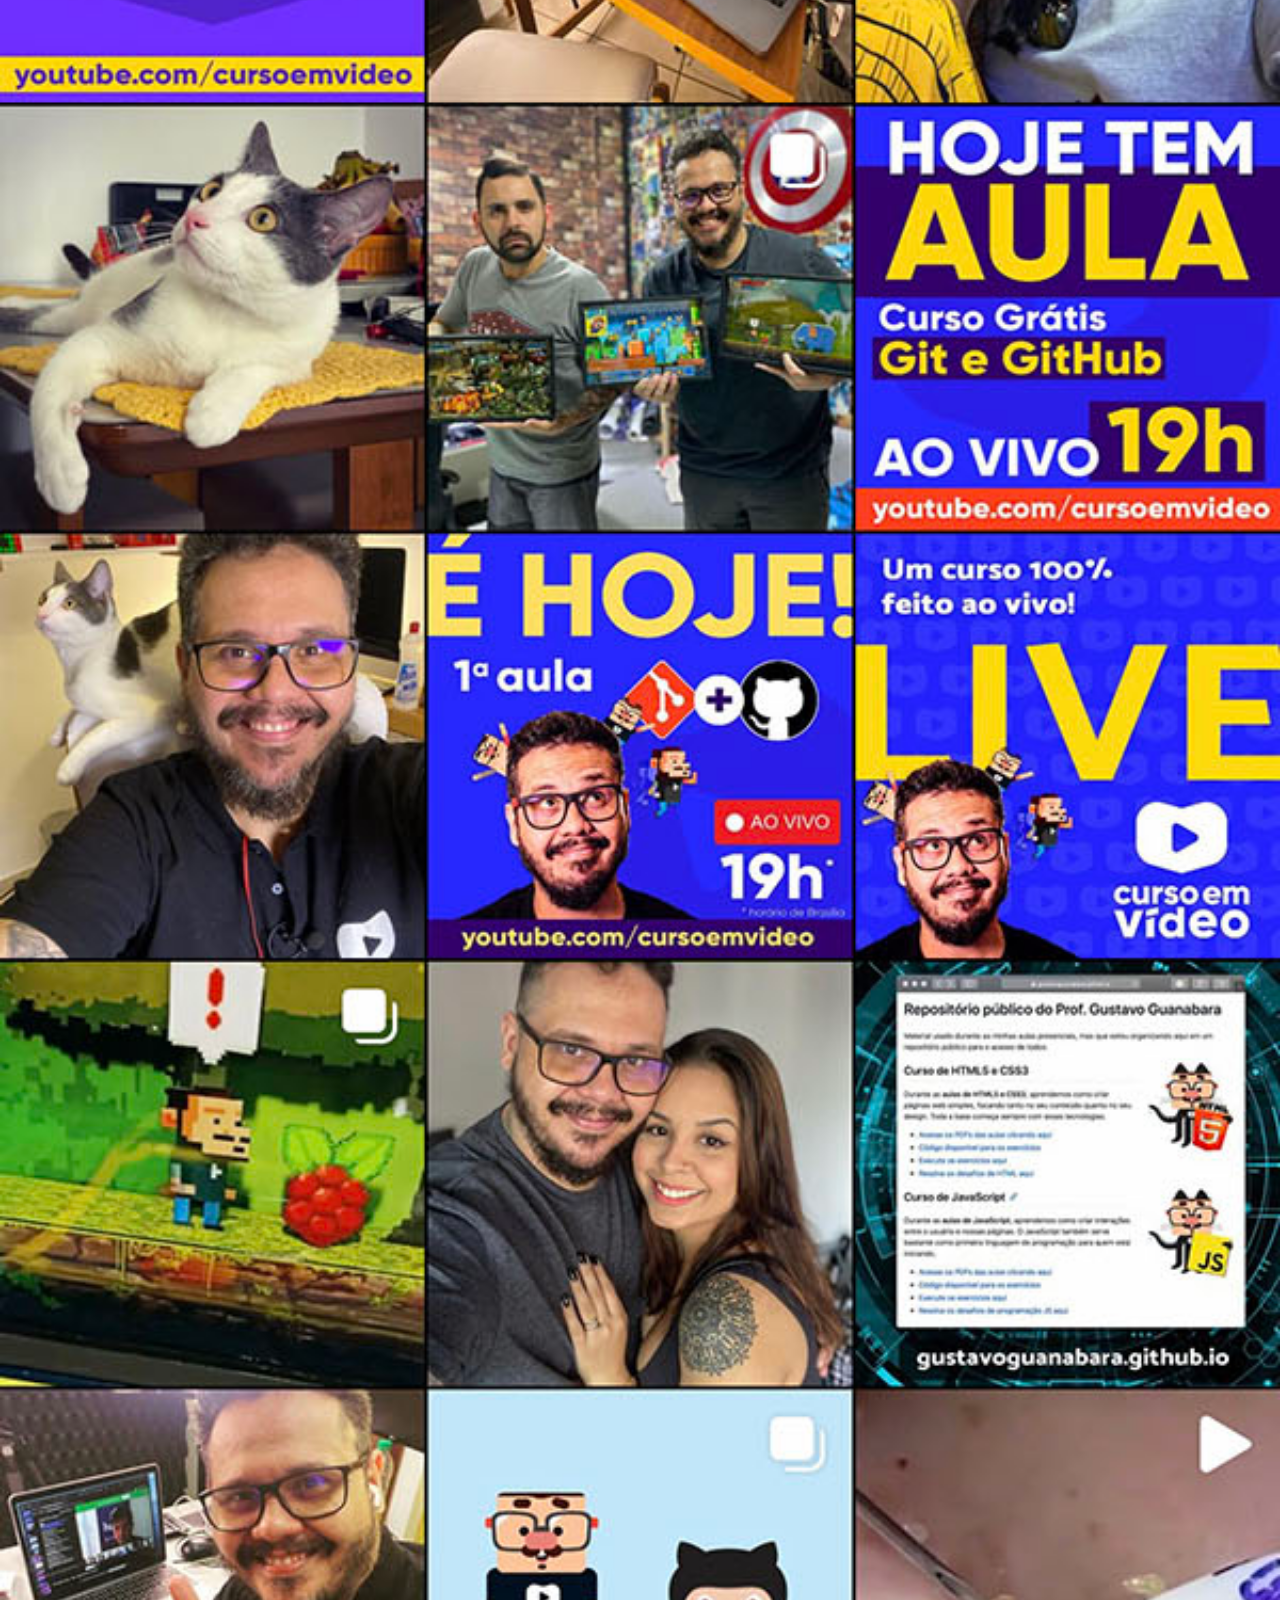
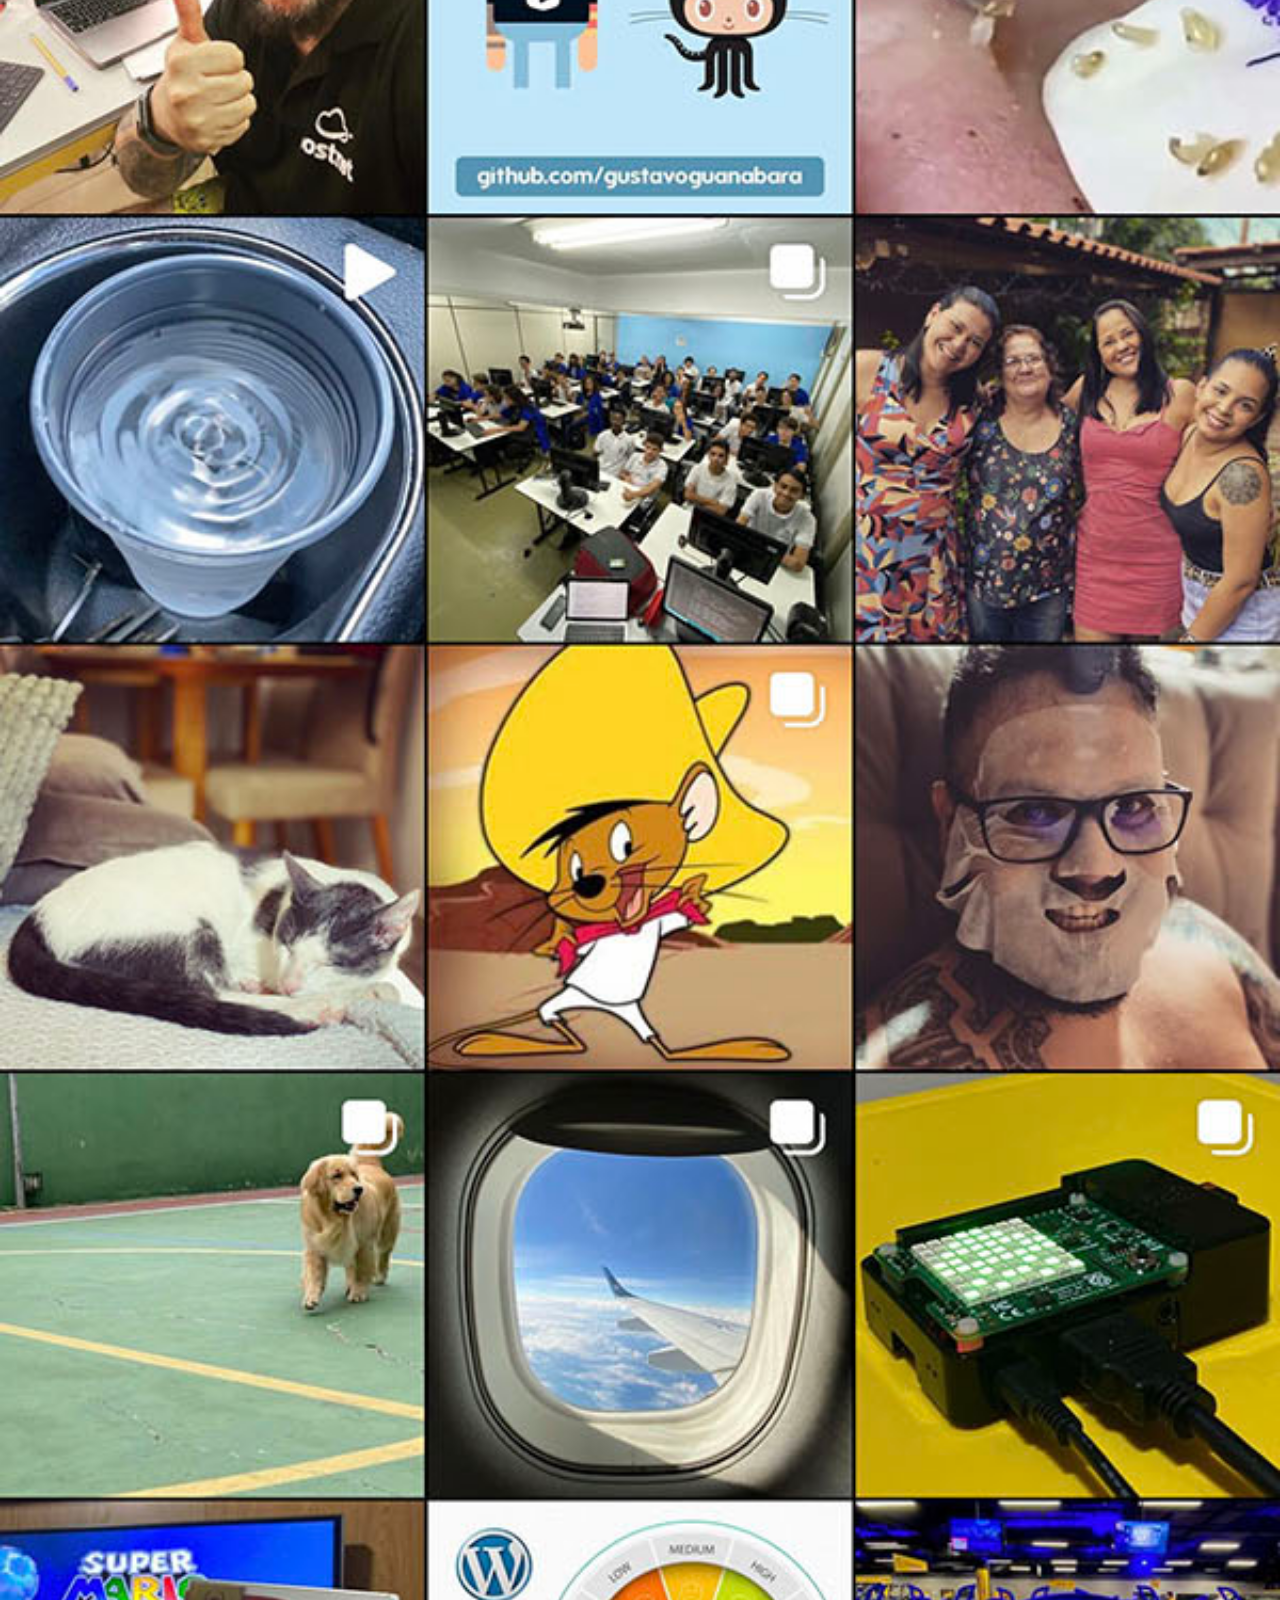
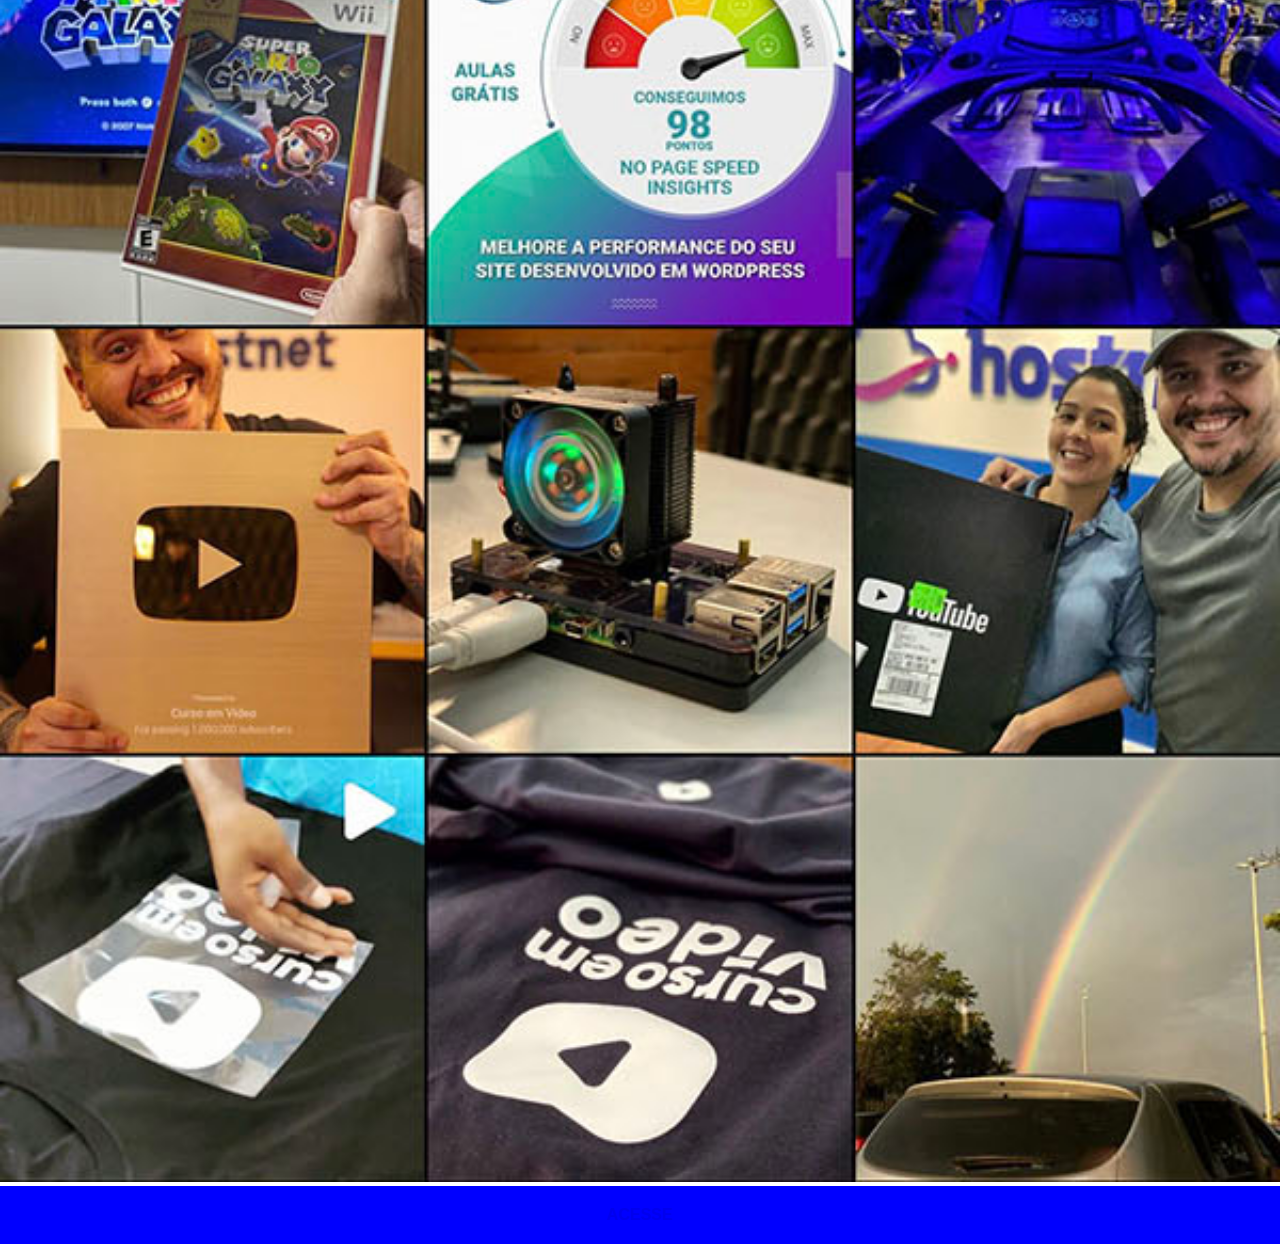
<file: instagram.html>
<!DOCTYPE html>
<html lang="pt-br">
<head>
    <meta charset="UTF-8">
    <meta http-equiv="X-UA-Compatible" content="IE=edge">
    <meta name="viewport" content="width=device-width, initial-scale=1.0">
    <title>Instagram</title>
    <link rel="stylesheet" href="estilos/social.css">
</head>
<body>
    <img src="imagens/tela-instagram.jpg" alt="instagram">
    <a href="https://www.instagram.com/gustavoguanabara/" target="_blank">ACESSE</a>
</body>
</html>
</file>
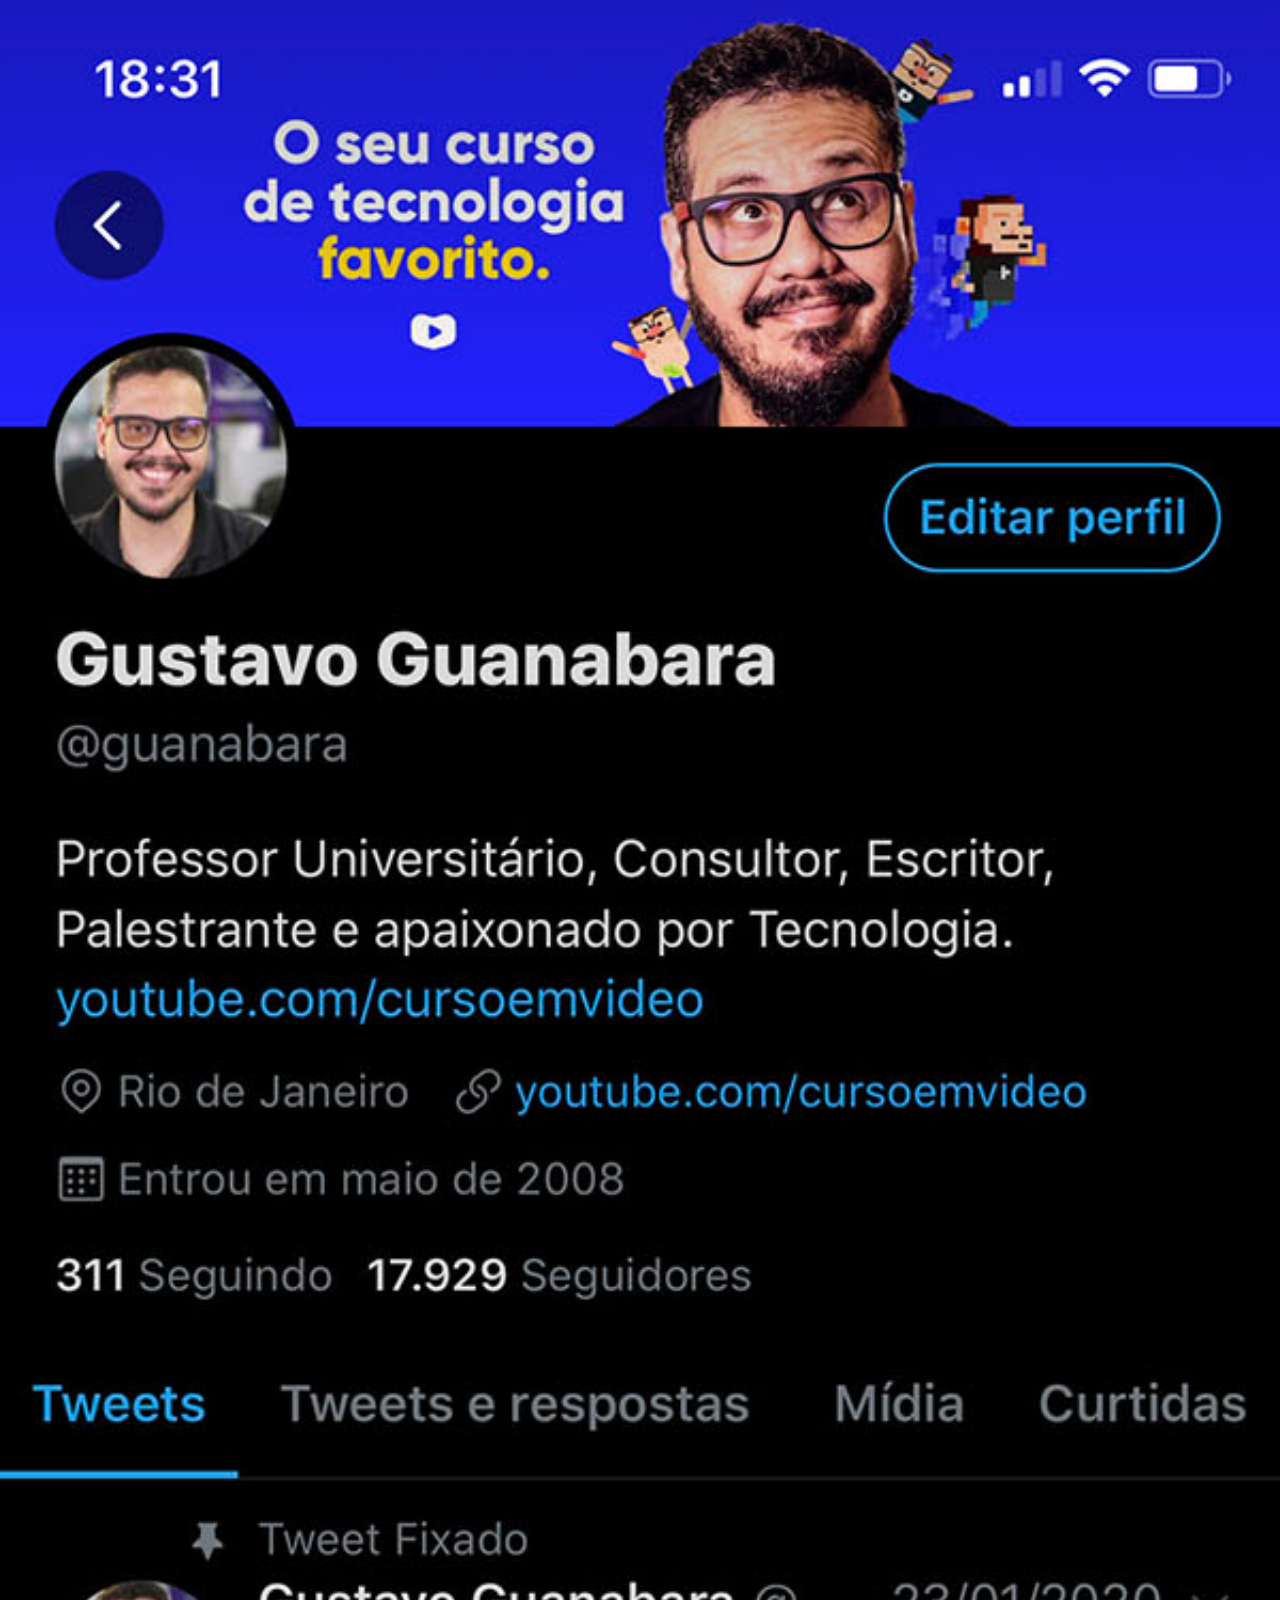
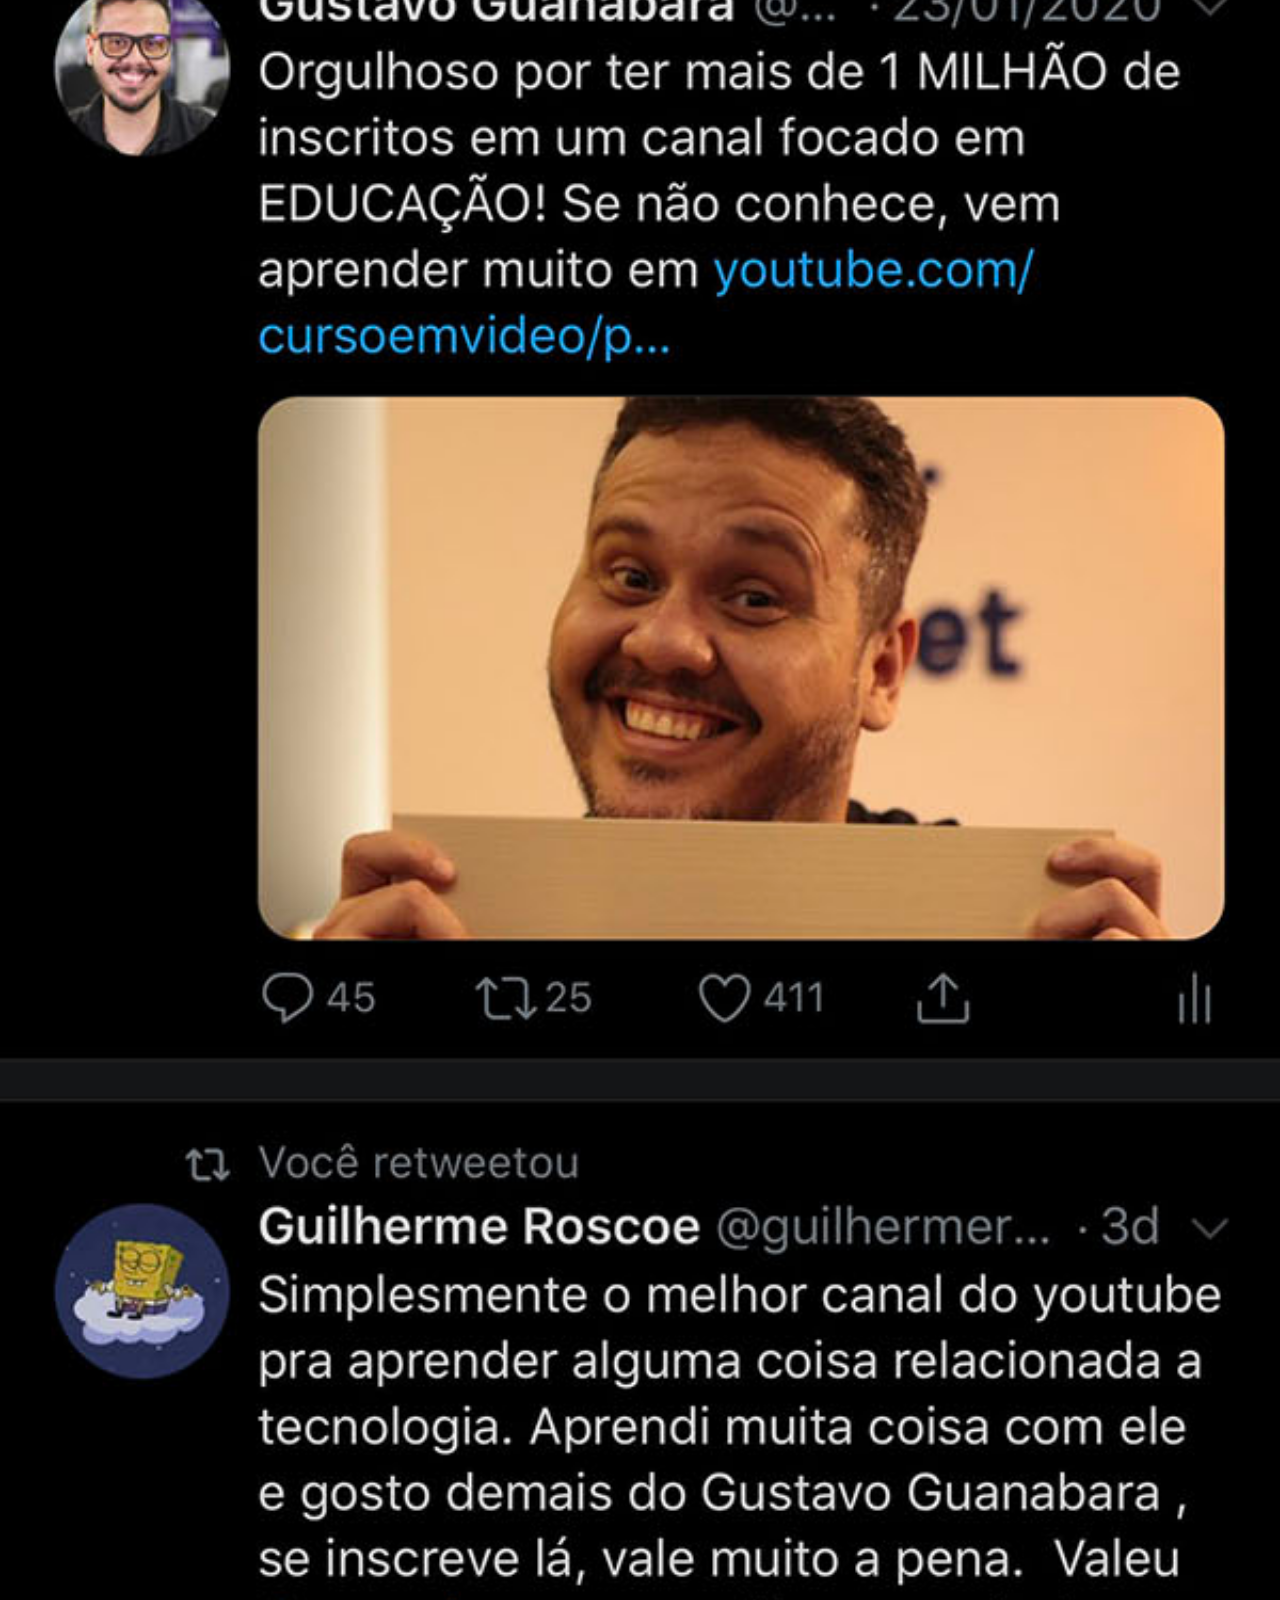
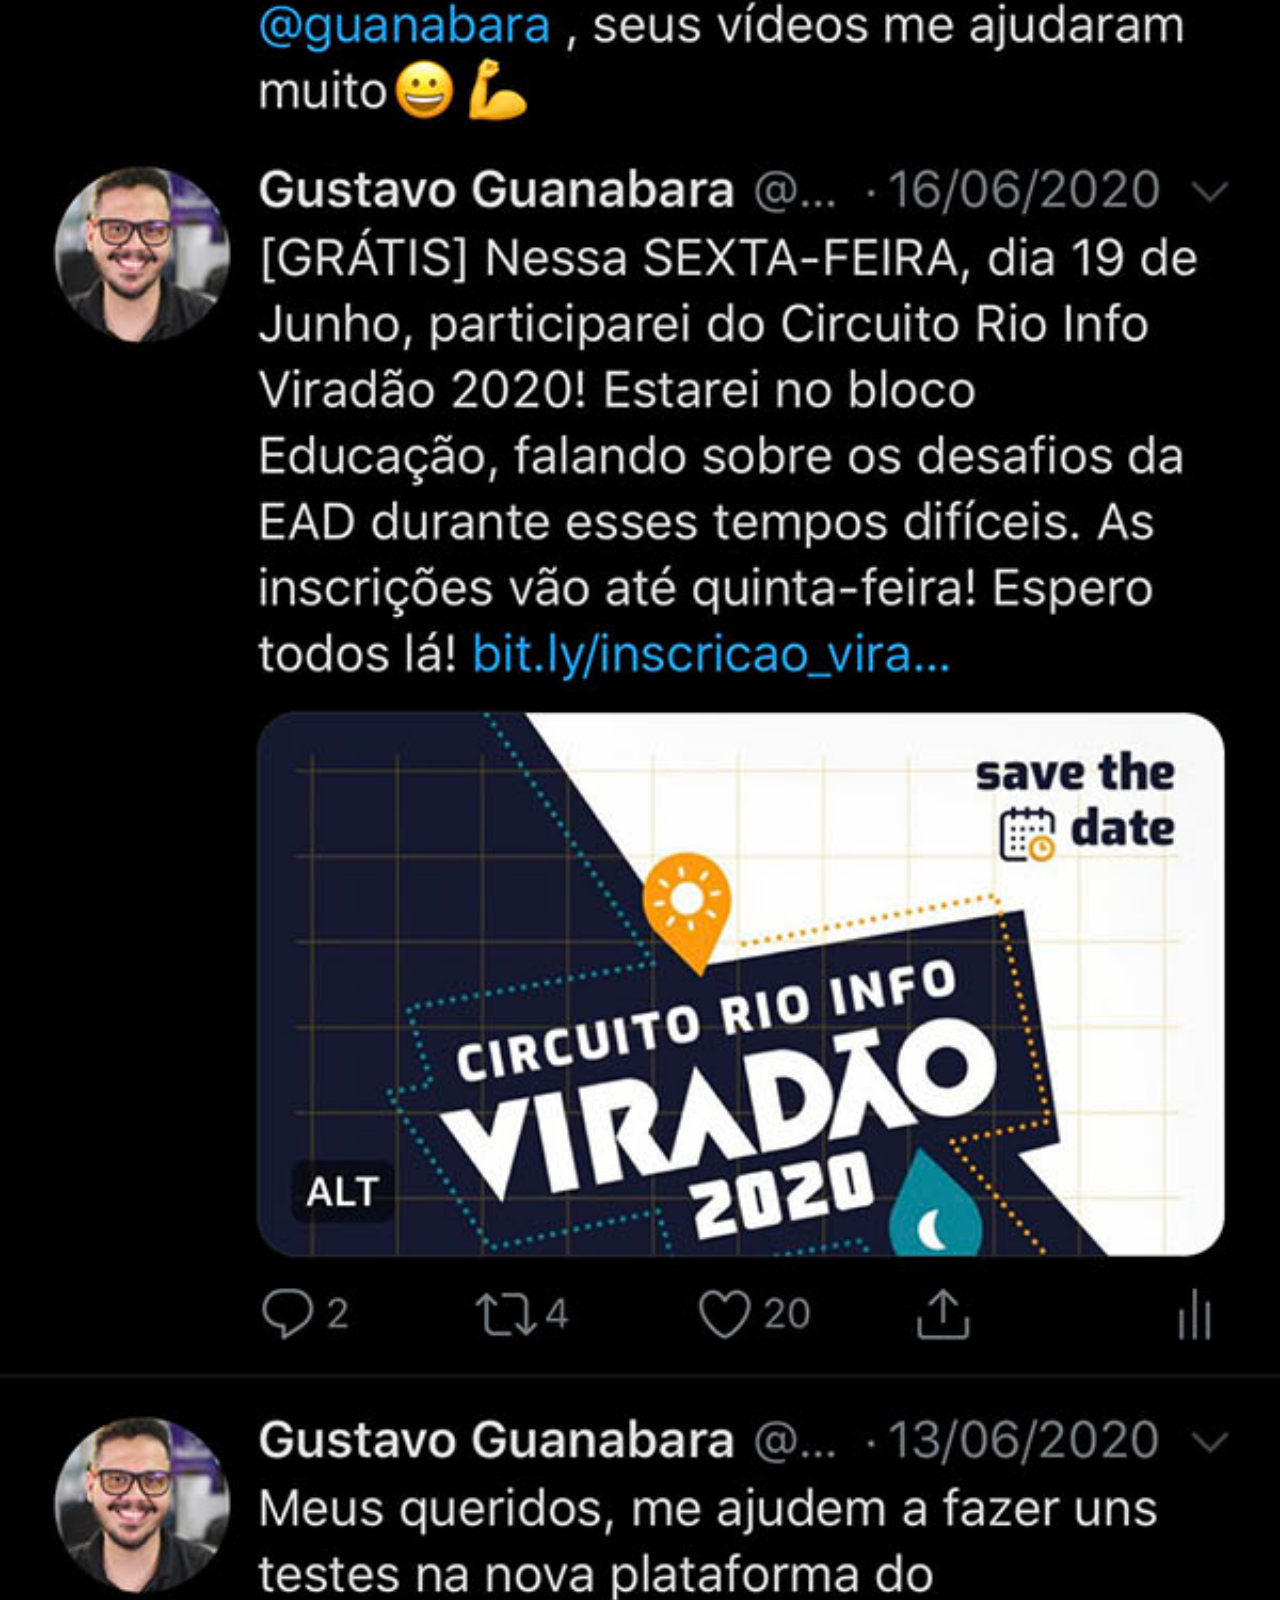
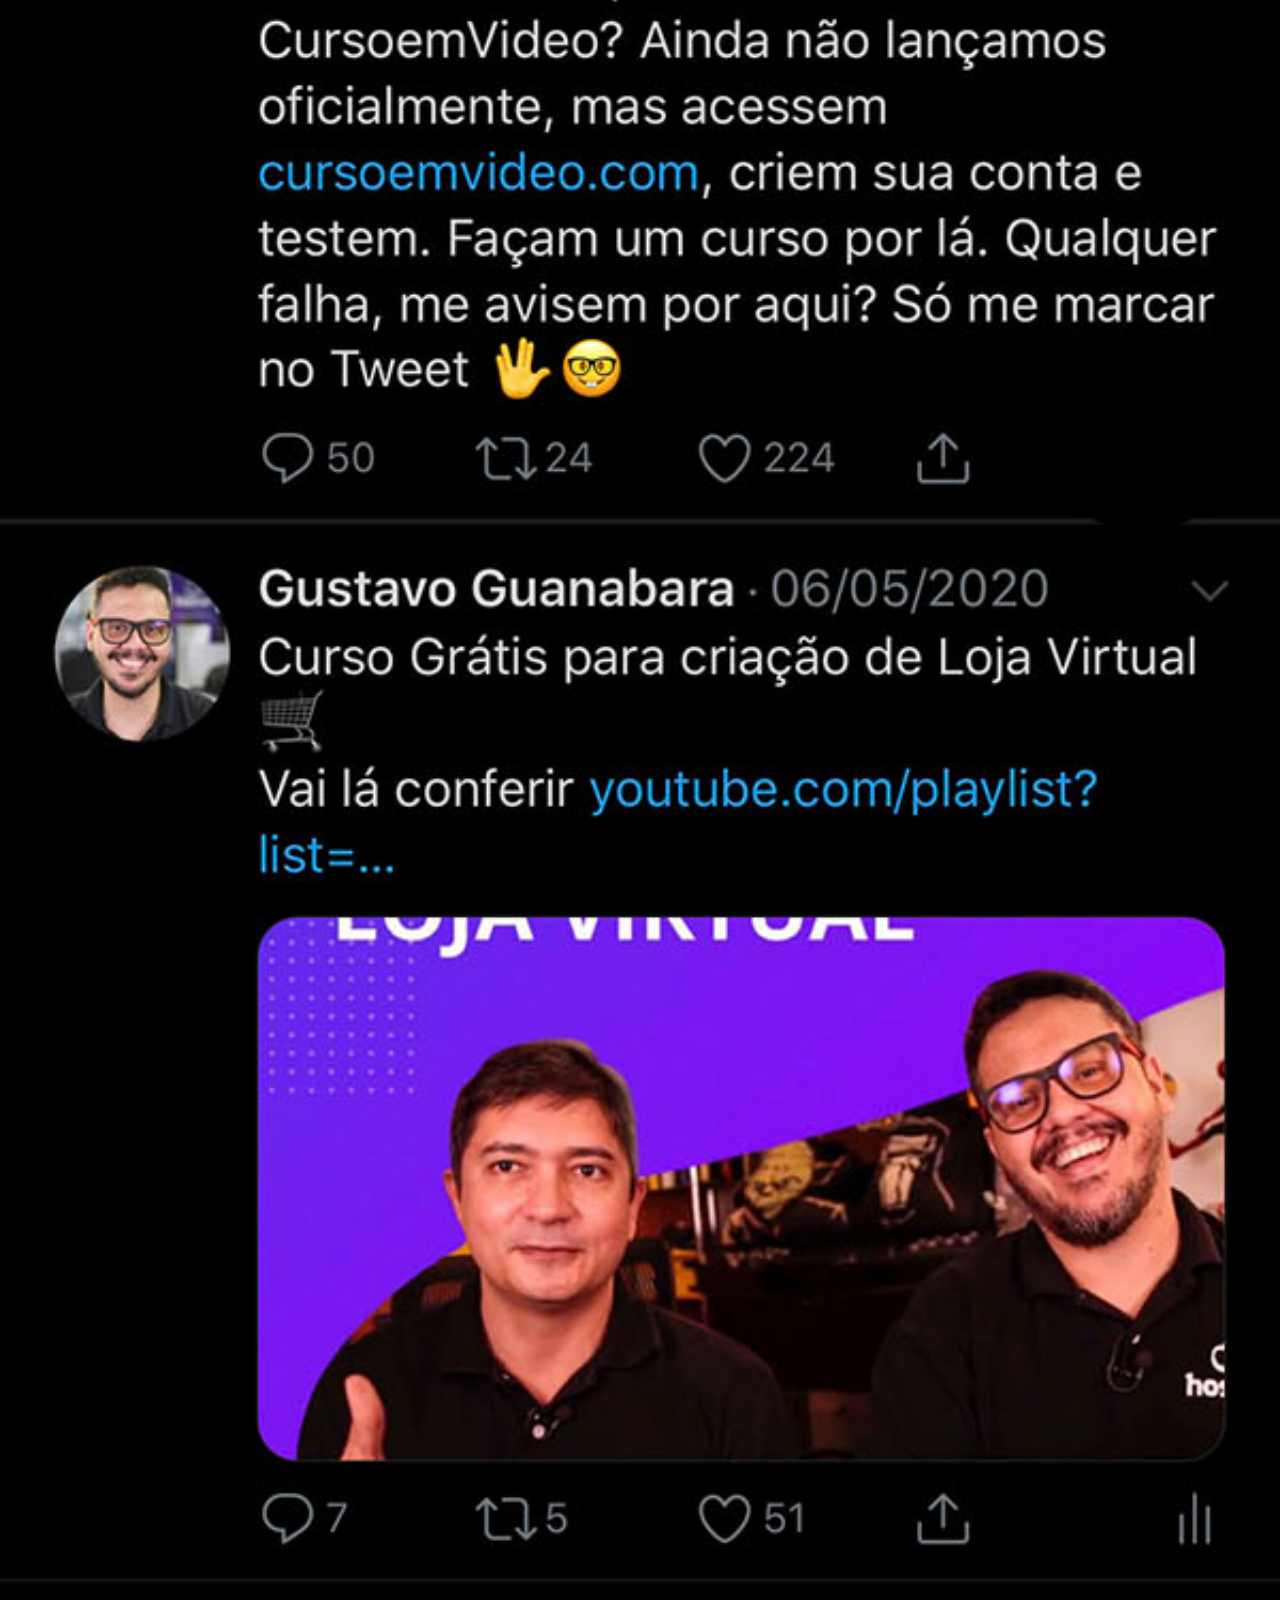
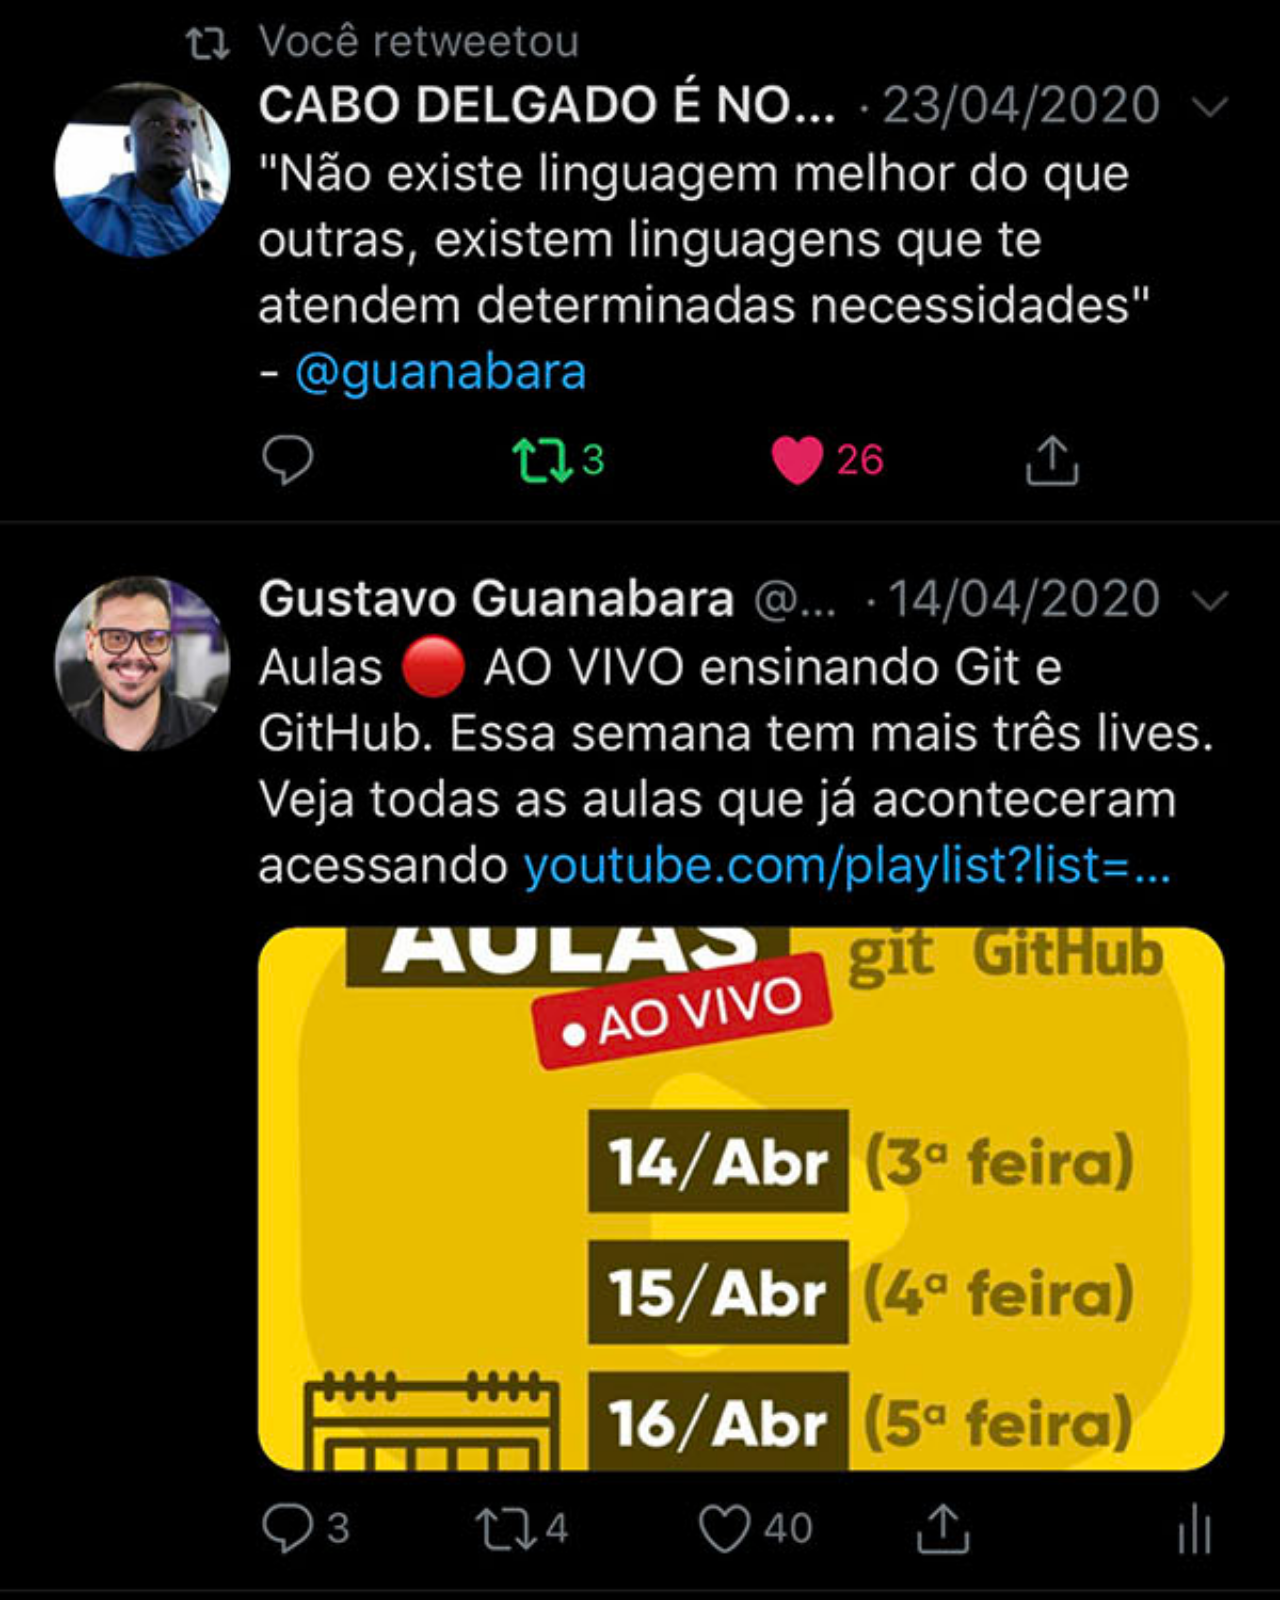
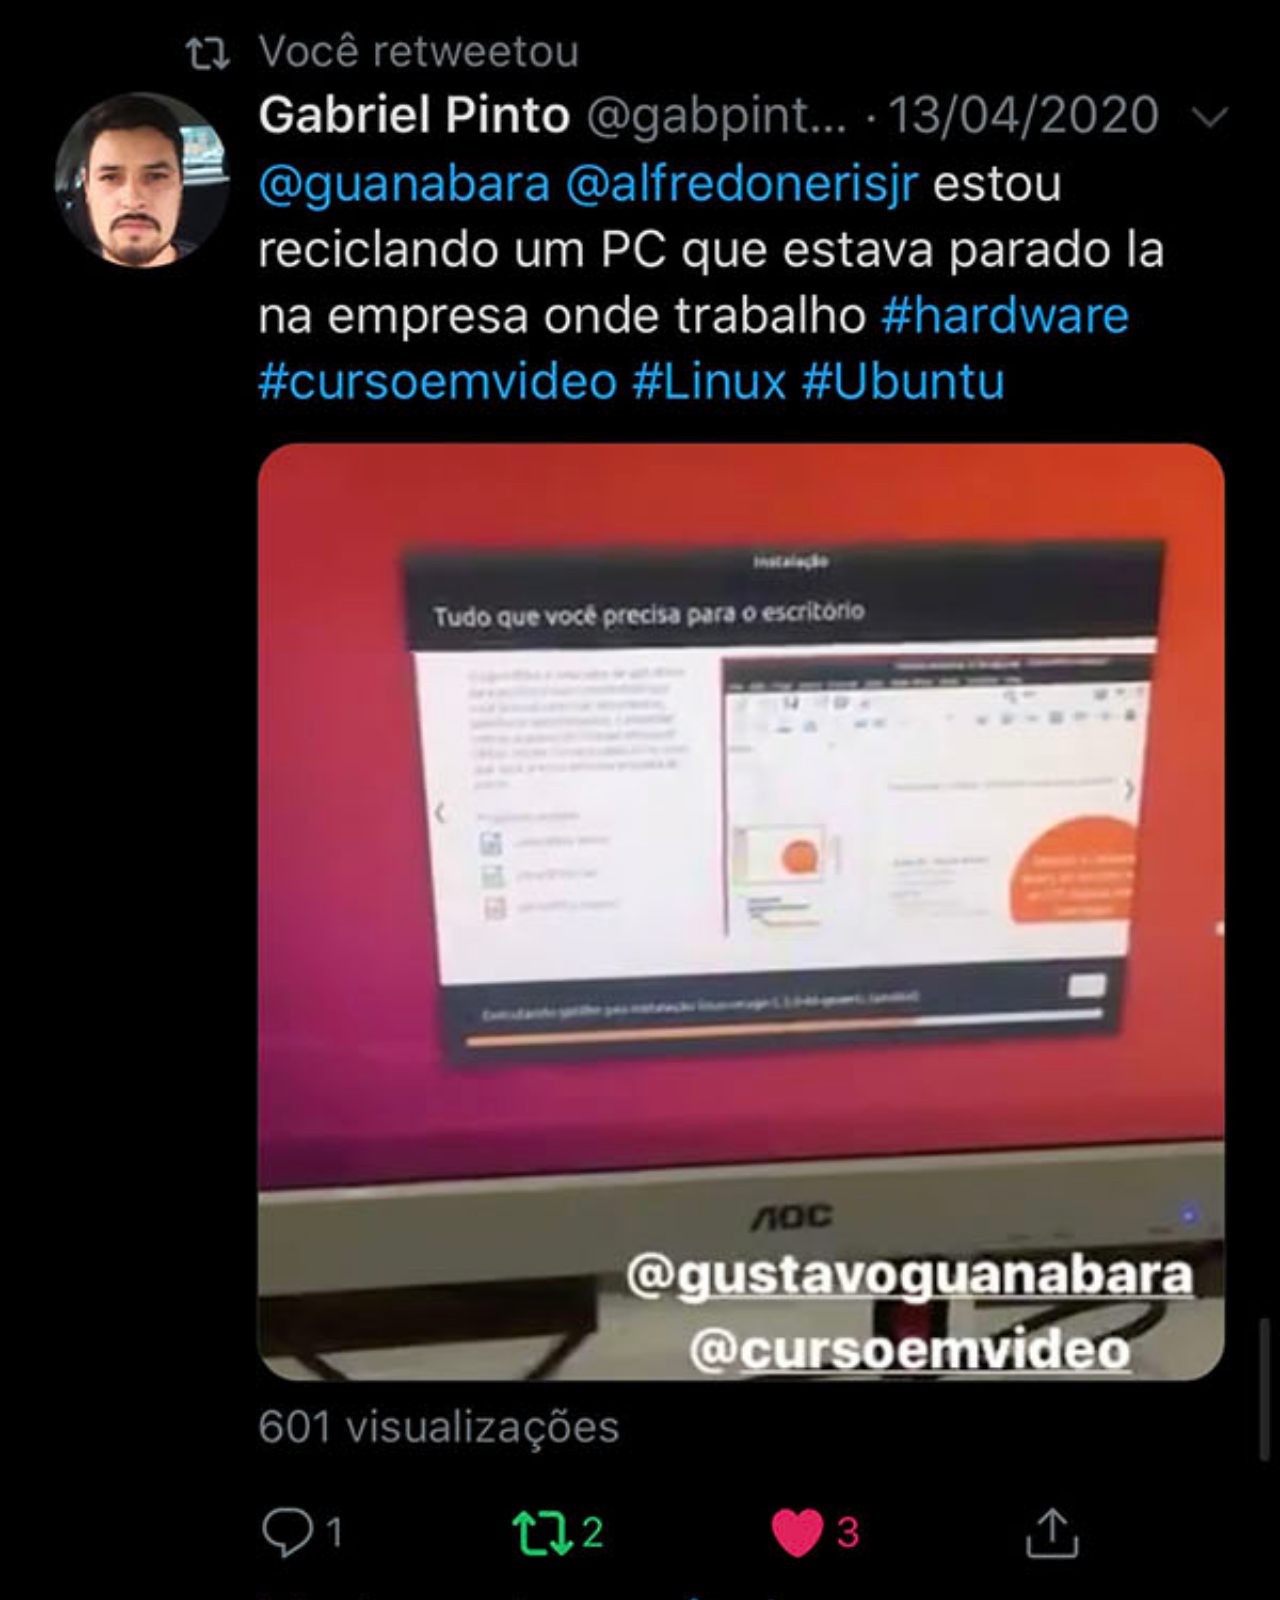
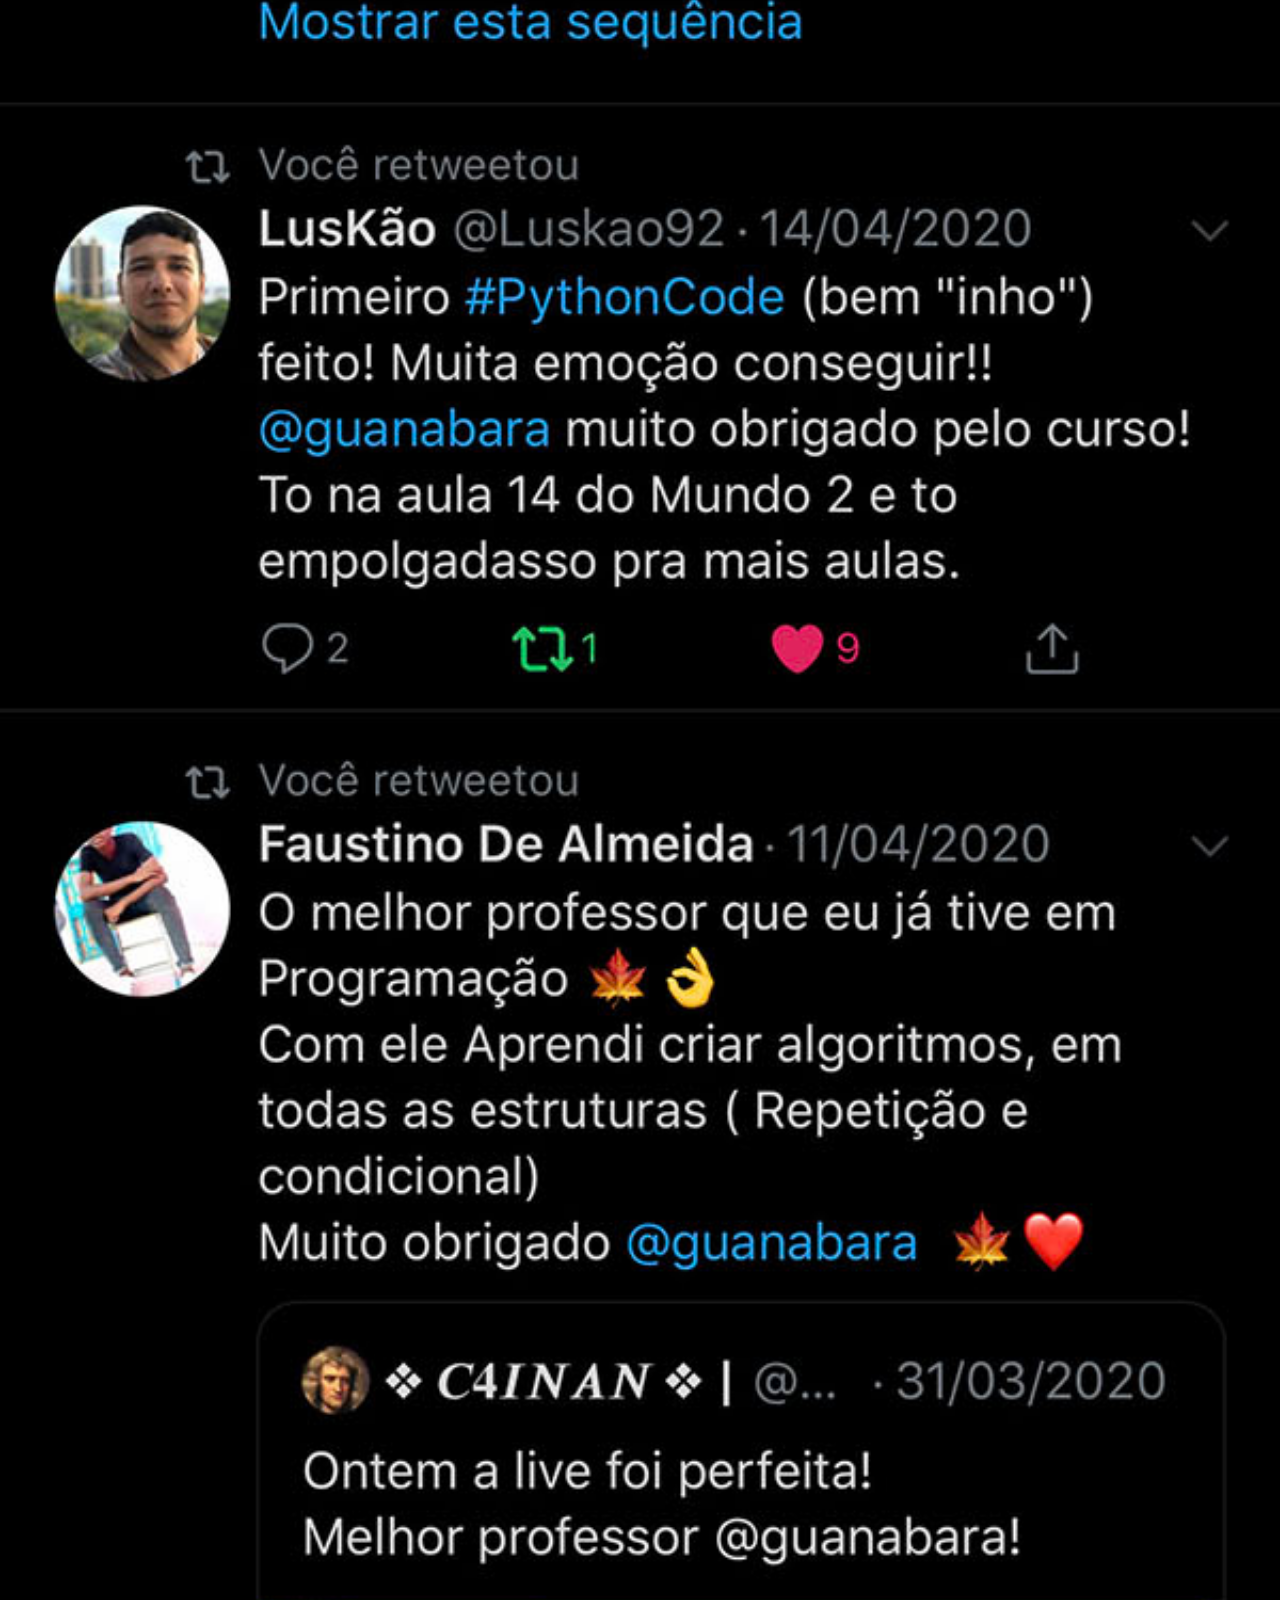
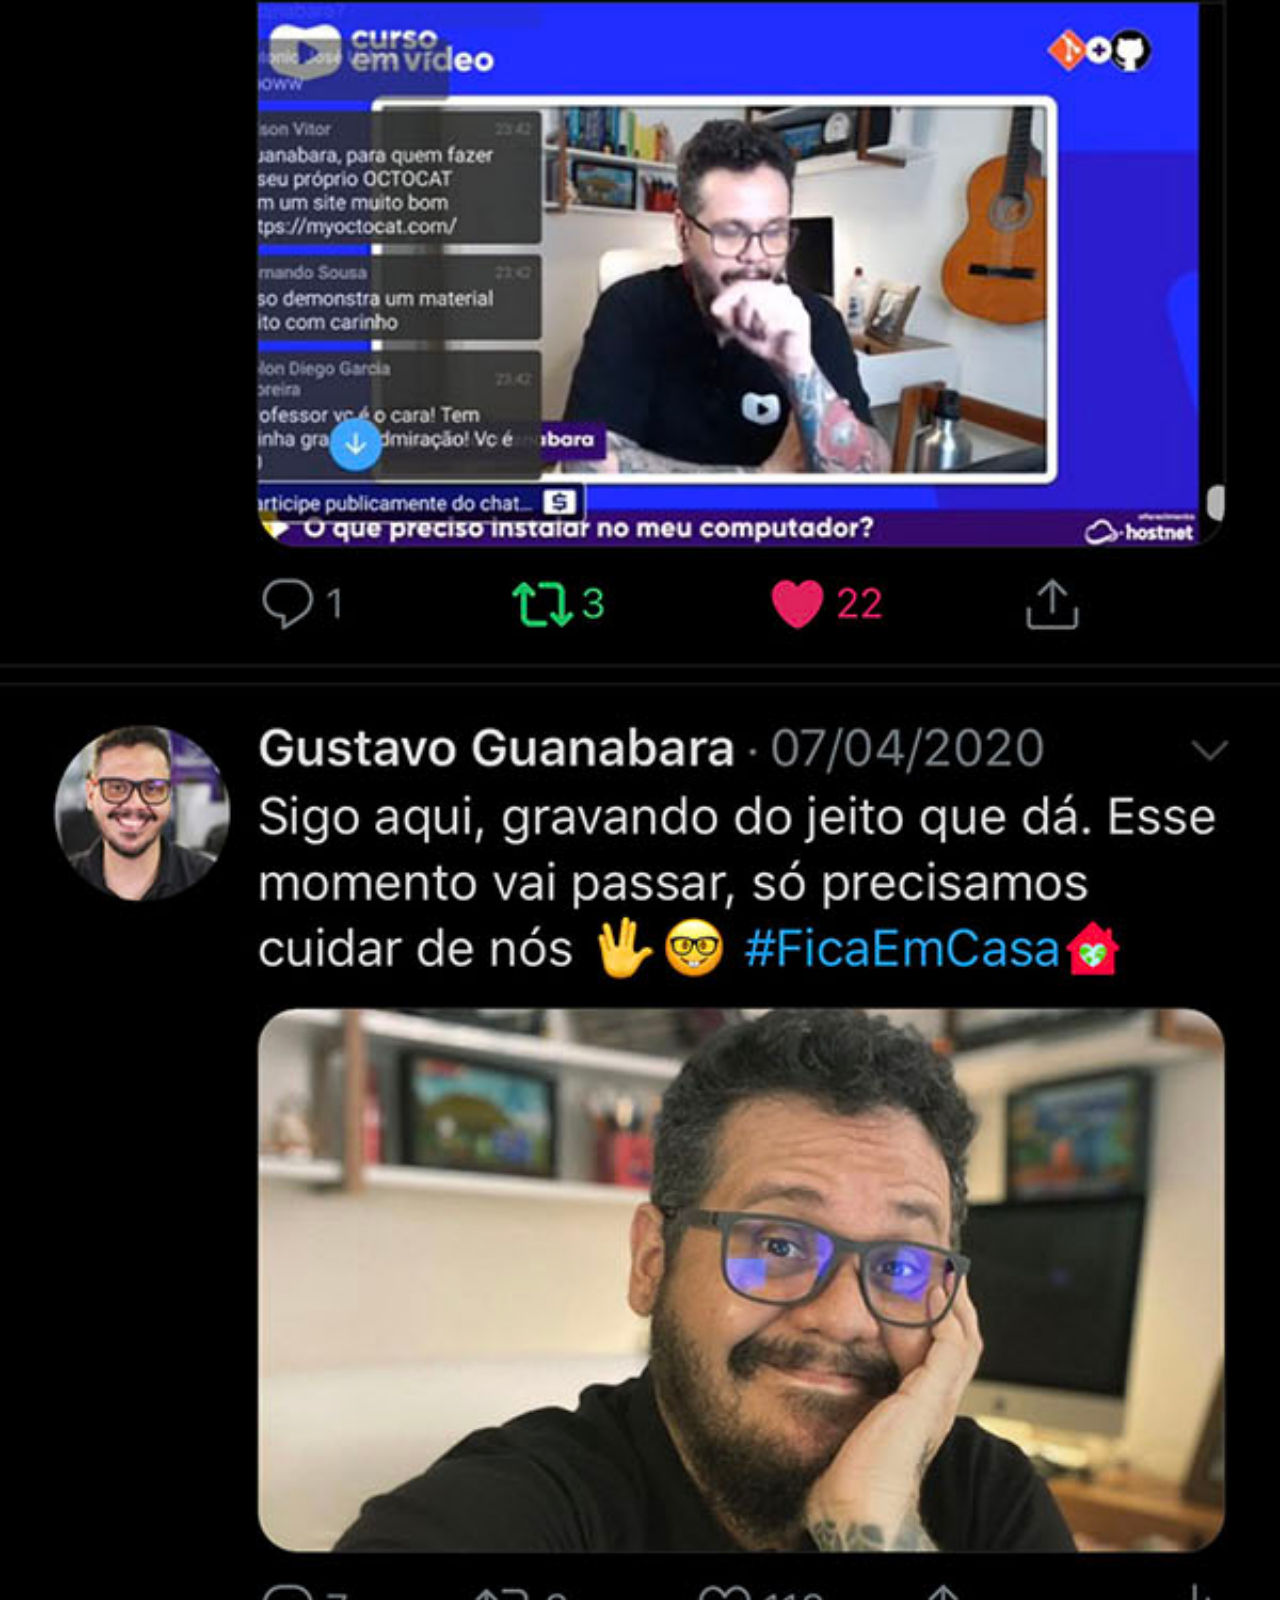
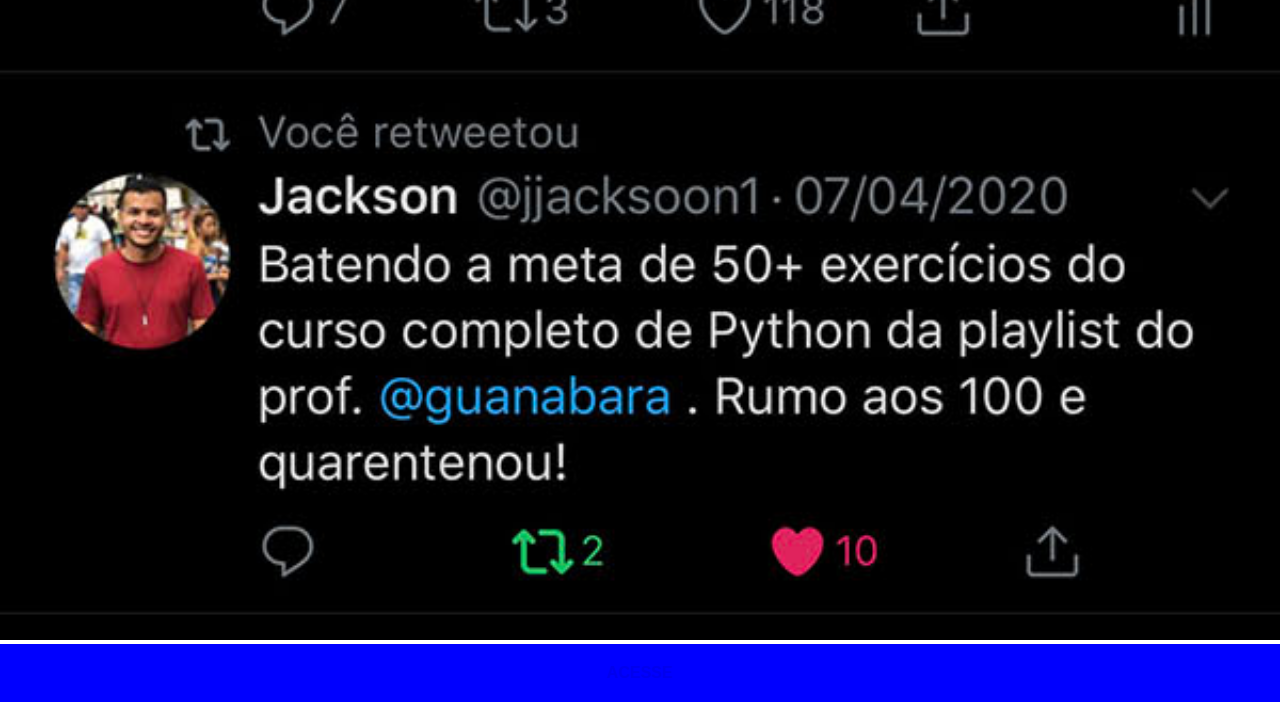
<file: twitter.html>
<!DOCTYPE html>
<html lang="pt-br">
<head>
    <meta charset="UTF-8">
    <meta http-equiv="X-UA-Compatible" content="IE=edge">
    <meta name="viewport" content="width=device-width, initial-scale=1.0">
    <title>twitter</title>
    <link rel="stylesheet" href="estilos/social.css">
</head>
<body>
    <img src="imagens/tela-twitter.jpg" alt="twitter">
    <a href="https://twitter.com/guanabara" target="_blank">ACESSE</a>
</body>
</html>
</file>
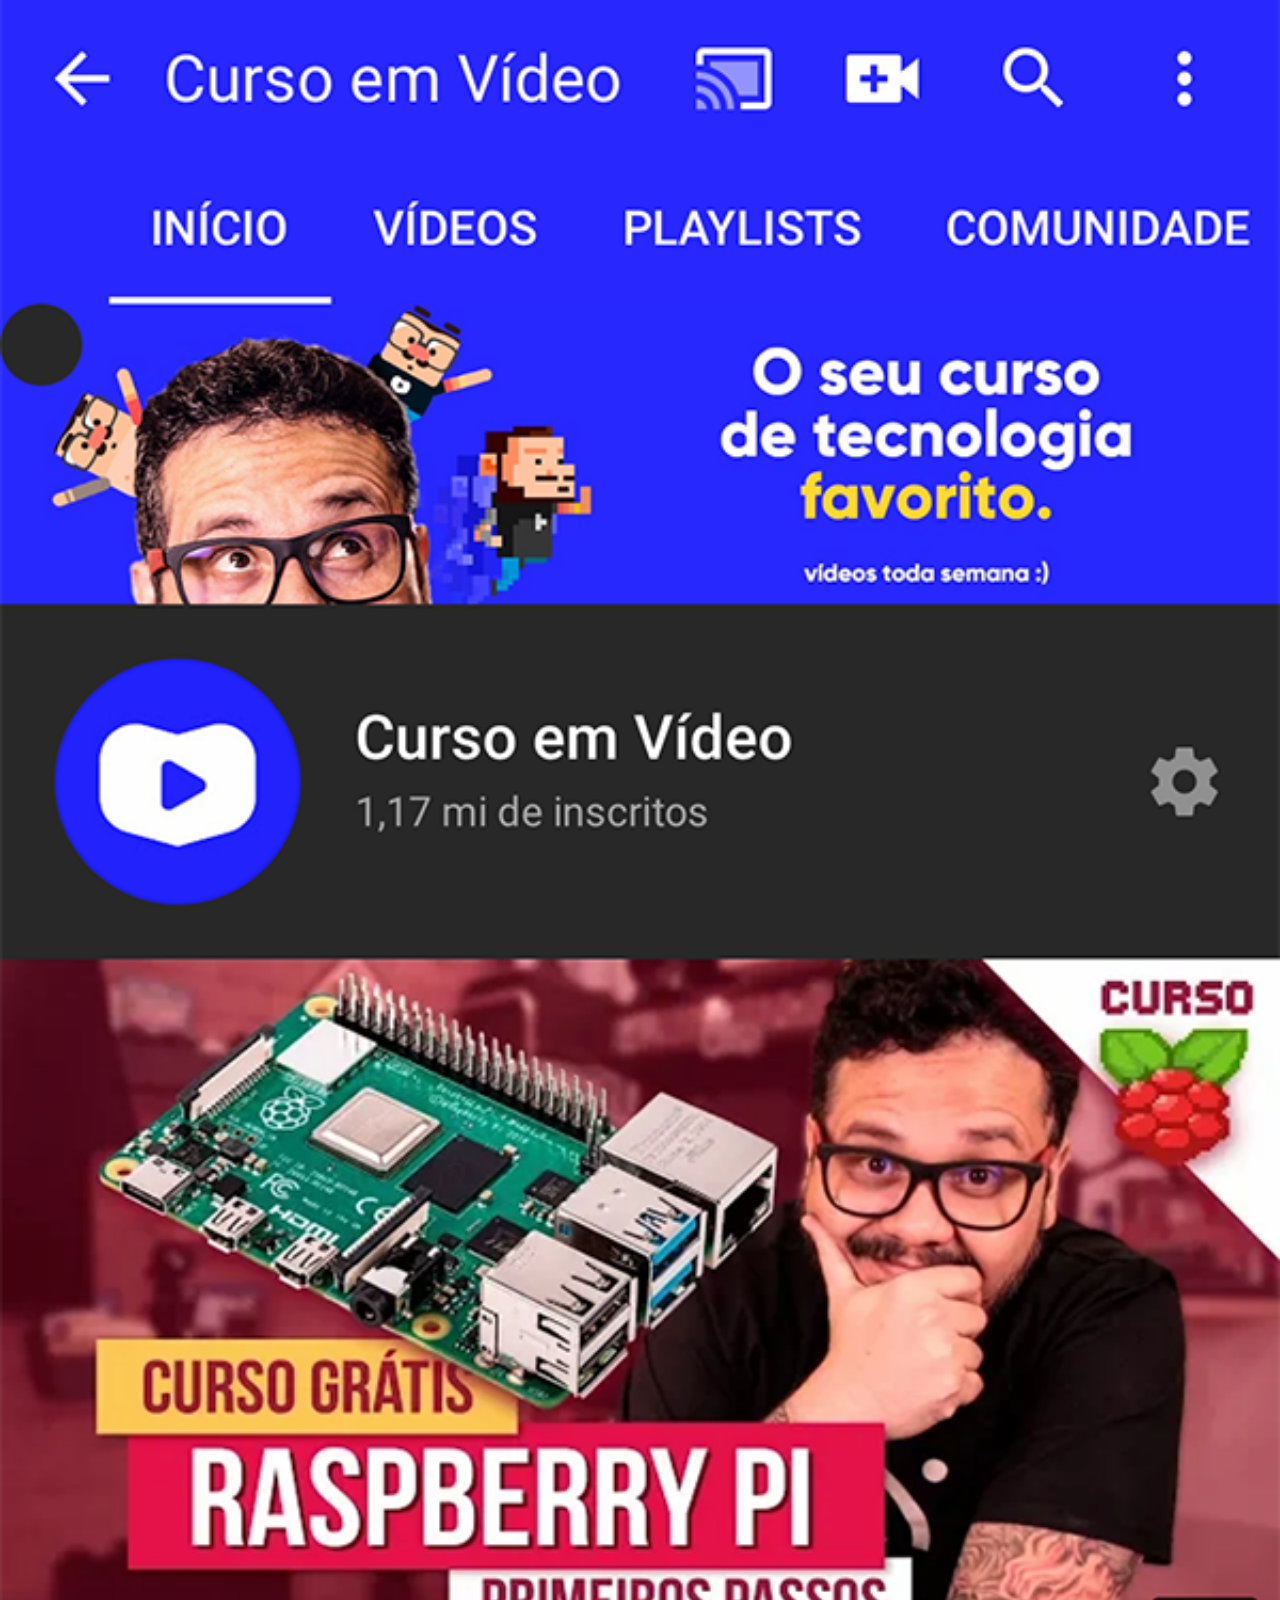
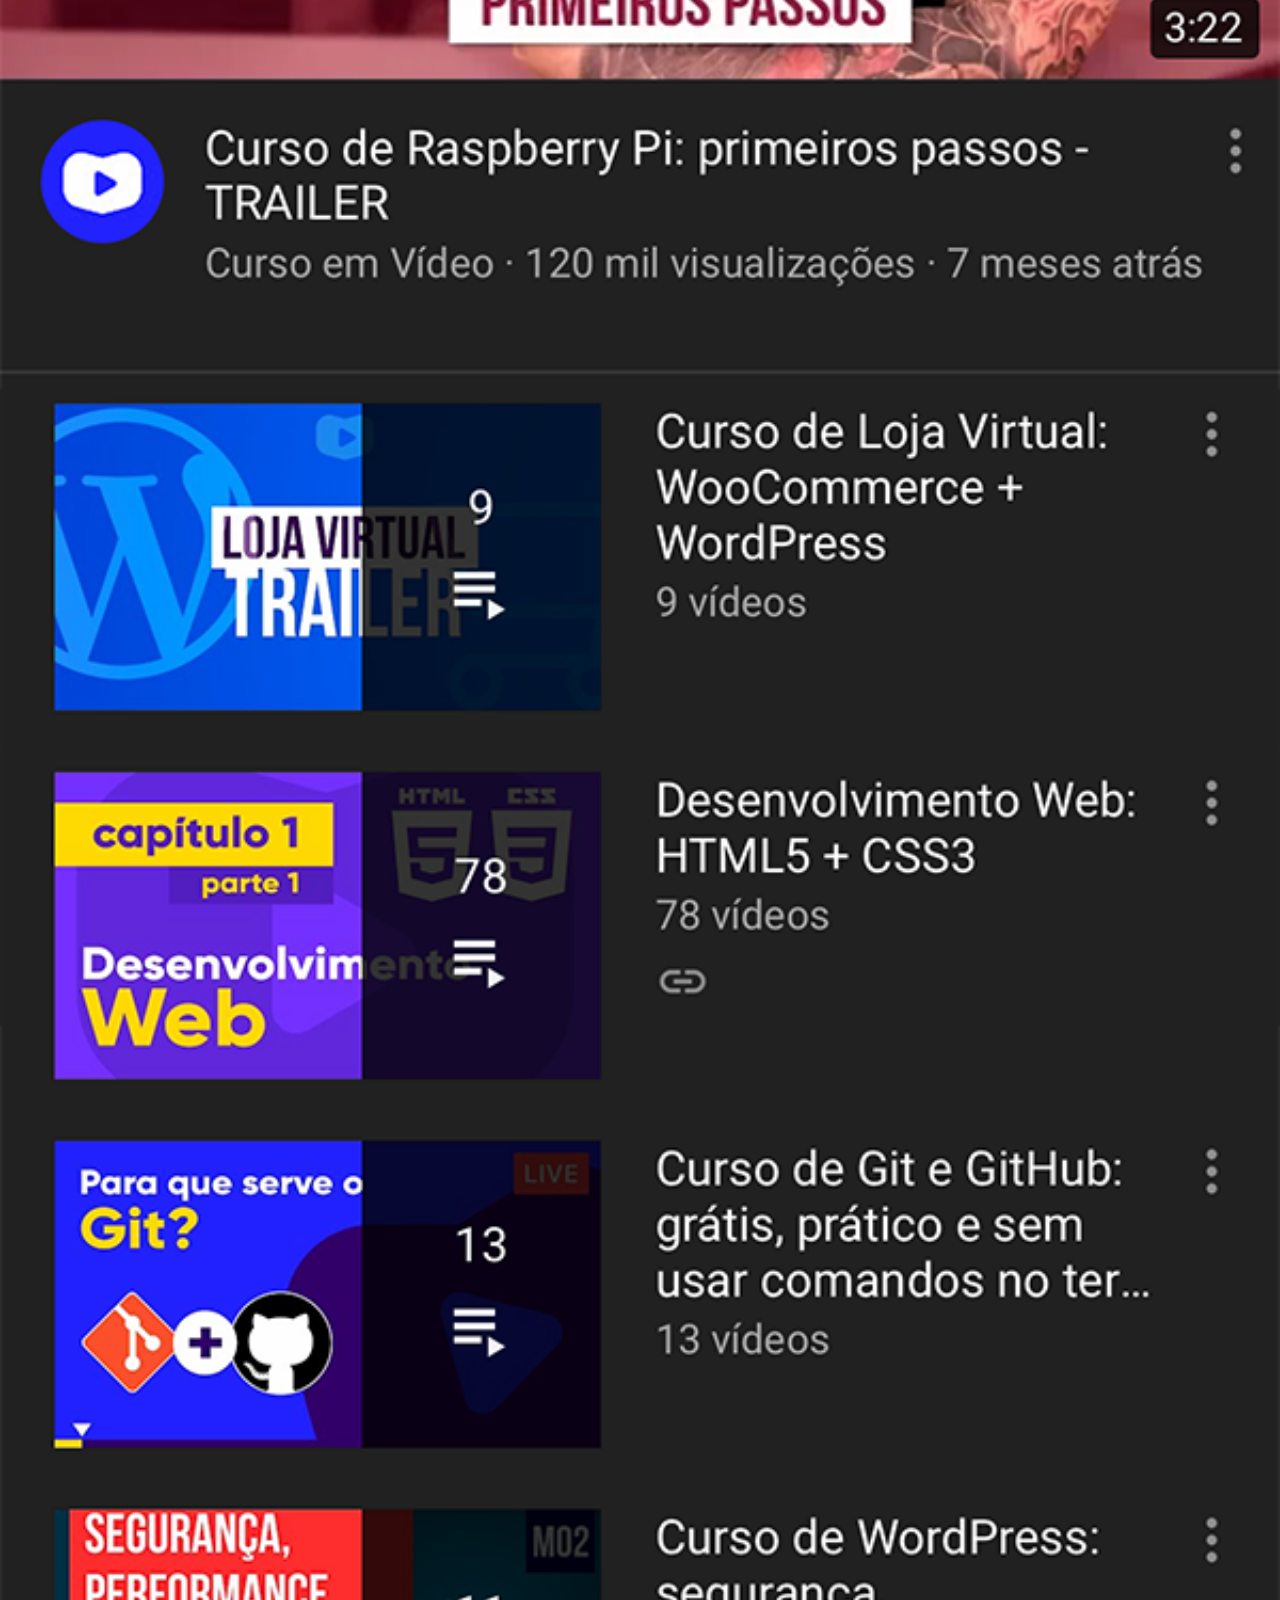
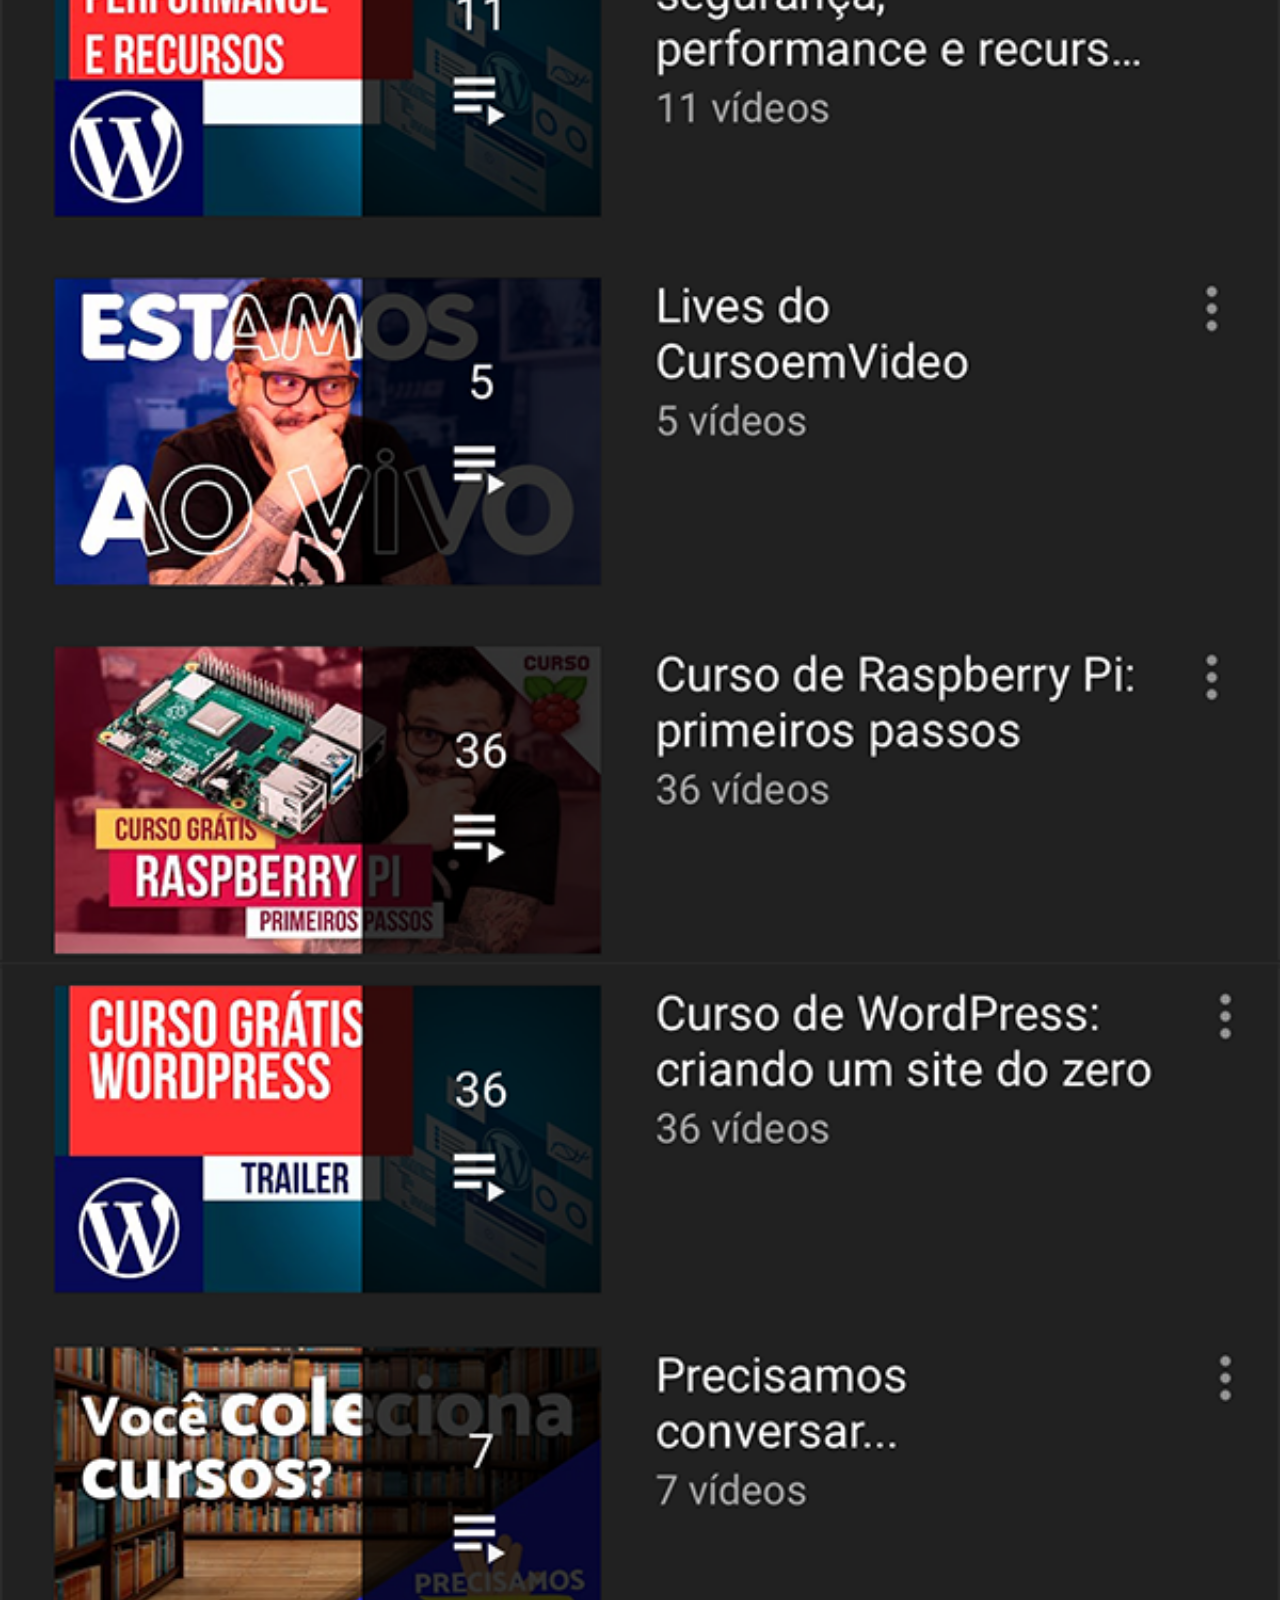
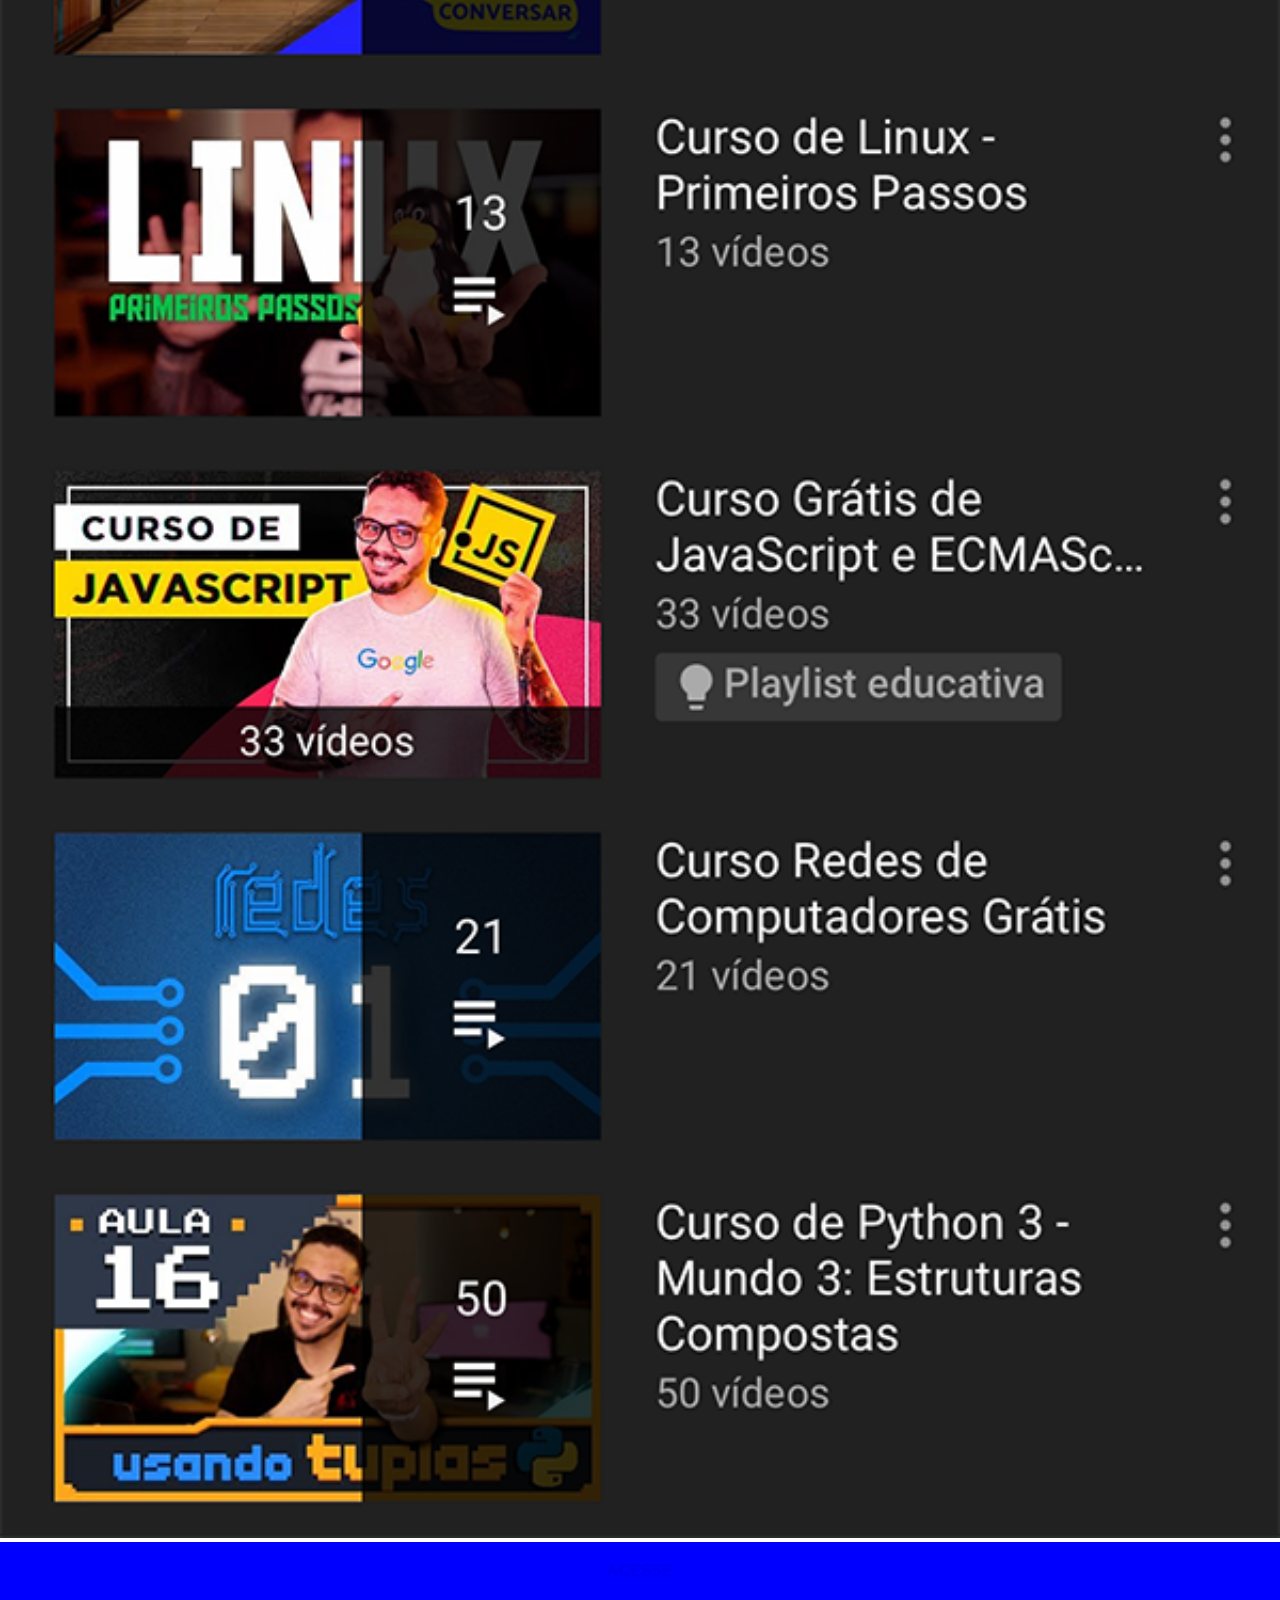
<file: youtube.html>
<!DOCTYPE html>
<html lang="pt-br">
<head>
    <meta charset="UTF-8">
    <meta http-equiv="X-UA-Compatible" content="IE=edge">
    <meta name="viewport" content="width=device-width, initial-scale=1.0">
    <title>Youtube</title>
    <link rel="stylesheet" href="estilos/social.css">
</head>
<body>
    <img src="imagens/tela-youtube.png" alt="youtube">
    <a href="https://www.youtube.com/@CursoemVideo/playlists" target="_blank">ACESSE</a>
</body>
</html>
</file>
<file: estilos/style.css>
@charset "UTF-8";

* {
    margin: 0px;
    padding: 0px;
    font-family: Arial, Helvetica, sans-serif;
}

html, body {
    height: 100vh;
    width: 100vw;
    background-color: black;
}
main {
    height: 100vh;
    position: relative;
}
body {
    background: url('../imagens/fundo-madeira.jpg') no-repeat top center;
    background-size: cover;
    background-attachment: fixed;
}
section#telefone {
    position: absolute;
    top: 50%;
    left: 50%;
    transform: translate(-50%, -50%);


    height: 627px;
    width: 311px;
    background: url('../imagens/frame-iphone.png') no-repeat;
}
iframe#tela {
    position: relative;
    top: 80px;
    left: 22px;
    width: 267px;
    height: 471px;
}
section#redes-sociais img {
    width: 50px;
    margin: 10px;
    border-radius: 50%;
    box-shadow: 2px 2px 5px rgba(0, 0, 0, 0.400);
    box-sizing: border-box;
}
section#redes-sociais {
    text-align: right;
}
section#redes-sociais img:hover {
    border: 2px solid rgb(255, 255, 255, 0.637);
    transform: translate(-3px, -3px);
    box-shadow: 5px 5px 10px black;
    transition: transform .3s, border 1s;
}
</file>
<file: estilos/social.css>
@charset "UTF-8";

* {
    margin: 0px;
    padding: 0px;
    font-family: Arial, Helvetica, sans-serif;

}
::-webkit-scrollbar {
    width: 0px;
    height: 0px;
}
img{
    width: 100vw;

}
a {
    display: block;
    background-color: blue;
    padding: 20px;
    text-align: center;
    font-weight: bolder;
    text-decoration: none;

}
a:hover {
    background-color: red;
}
</file>
